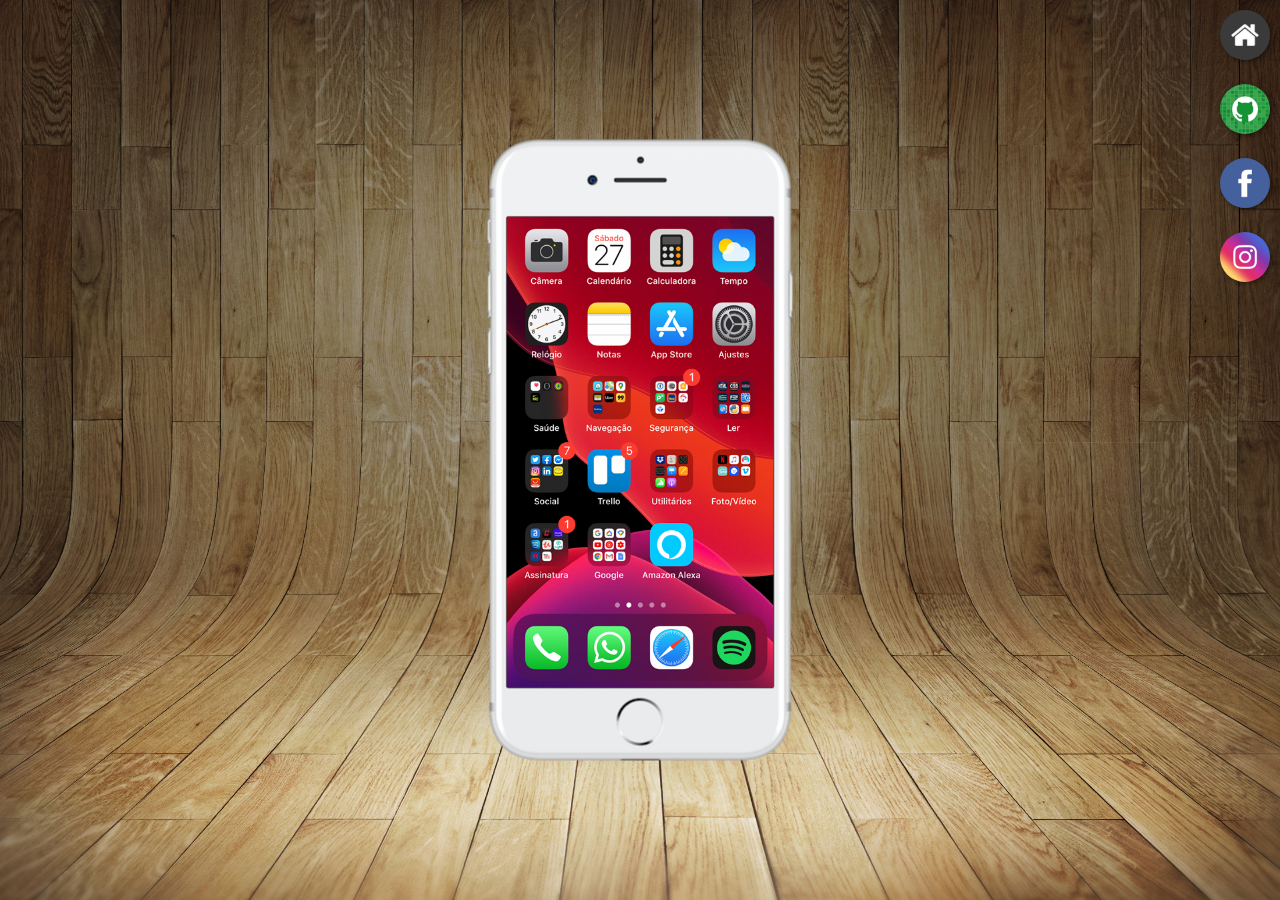
<file: index.html>
<!DOCTYPE html>
<html lang="pt-br">
<head>
    <meta charset="UTF-8">
    <meta name="viewport" content="width=device-width, initial-scale=1.0">
    <title>Projeto redes sociais</title>
    <link rel="shortcut icon" href="favicon.ico" type="image/x-icon">
    <link rel="stylesheet" href="estilos/style.css">
</head>
<body>
    <main>
        <section id="telefone">
            <iframe src="home.html" name="tela" id="tela" frameborder="0">
                Seu navegador não é compatível com isso!
            </iframe>
        </section>
        <section id="redes-sociais">
            <a href="home.html" target="tela"><img src="imagens/logo-home.jpg" alt="logo home"></a><br>
            <a href="github.html" target="tela"><img src="imagens/logo-github.jpg" alt="logo github"></a><br>
            <a href="facebook.html" target="tela"><img src="imagens/logo-facebook.jpg" alt="logo facebook"></a><br>     
            <a href="instagram.html" target="tela"><img src="imagens/logo-instagram.jpg" alt="logo instagram"></a><br>
            
        </section>
    </main>
</body>
</html>
</file>
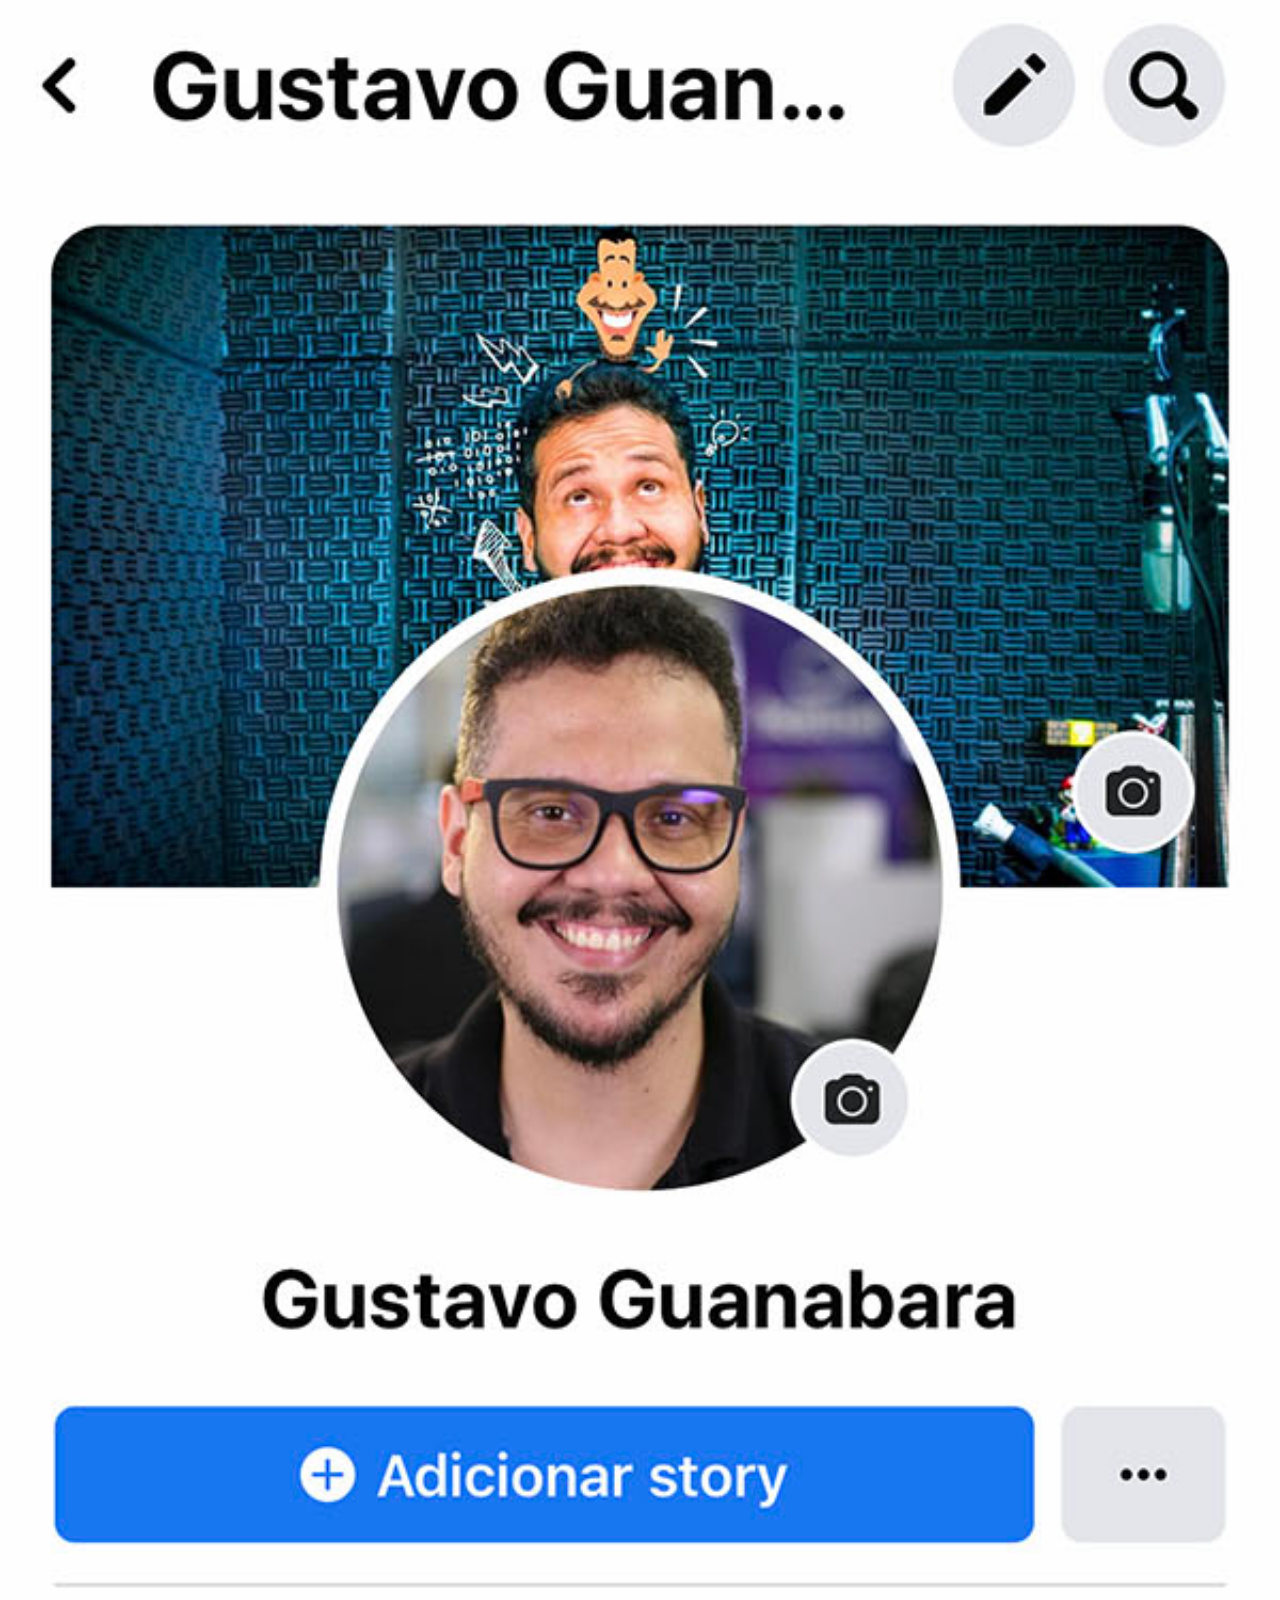
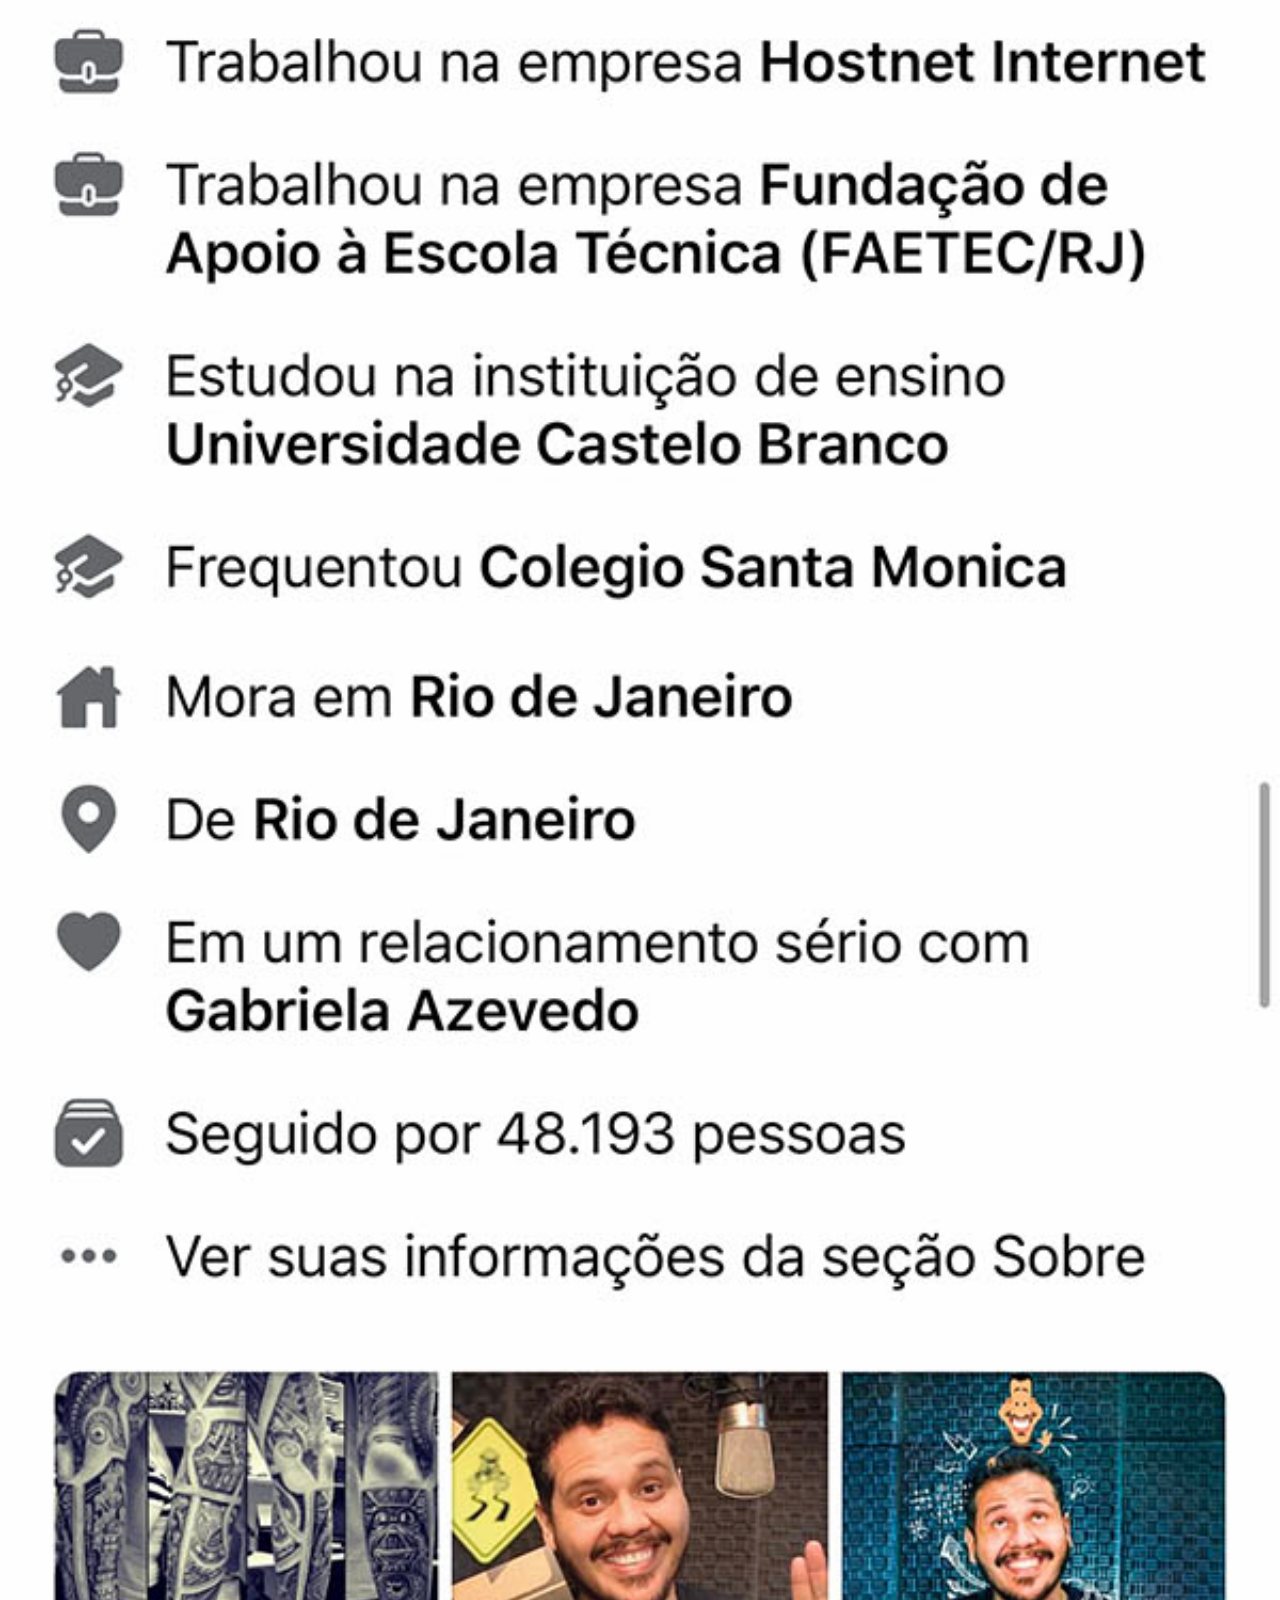
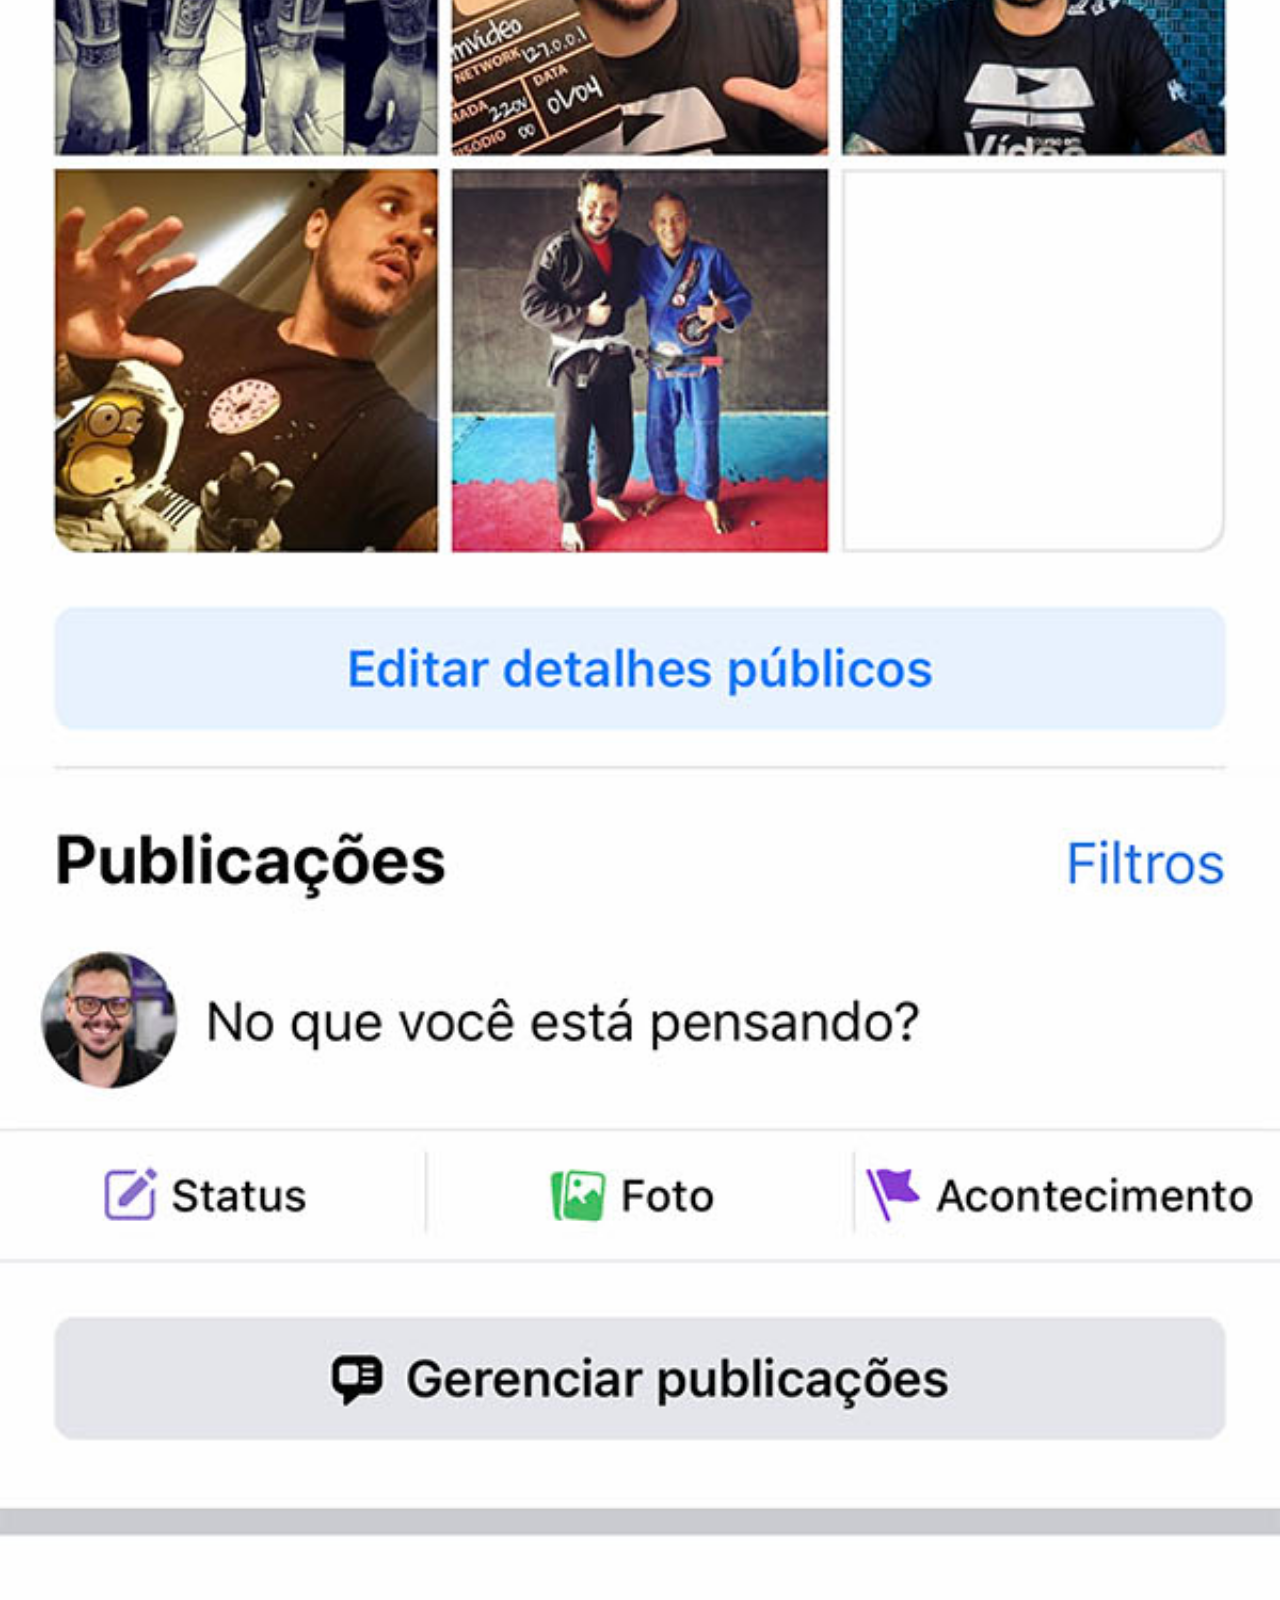
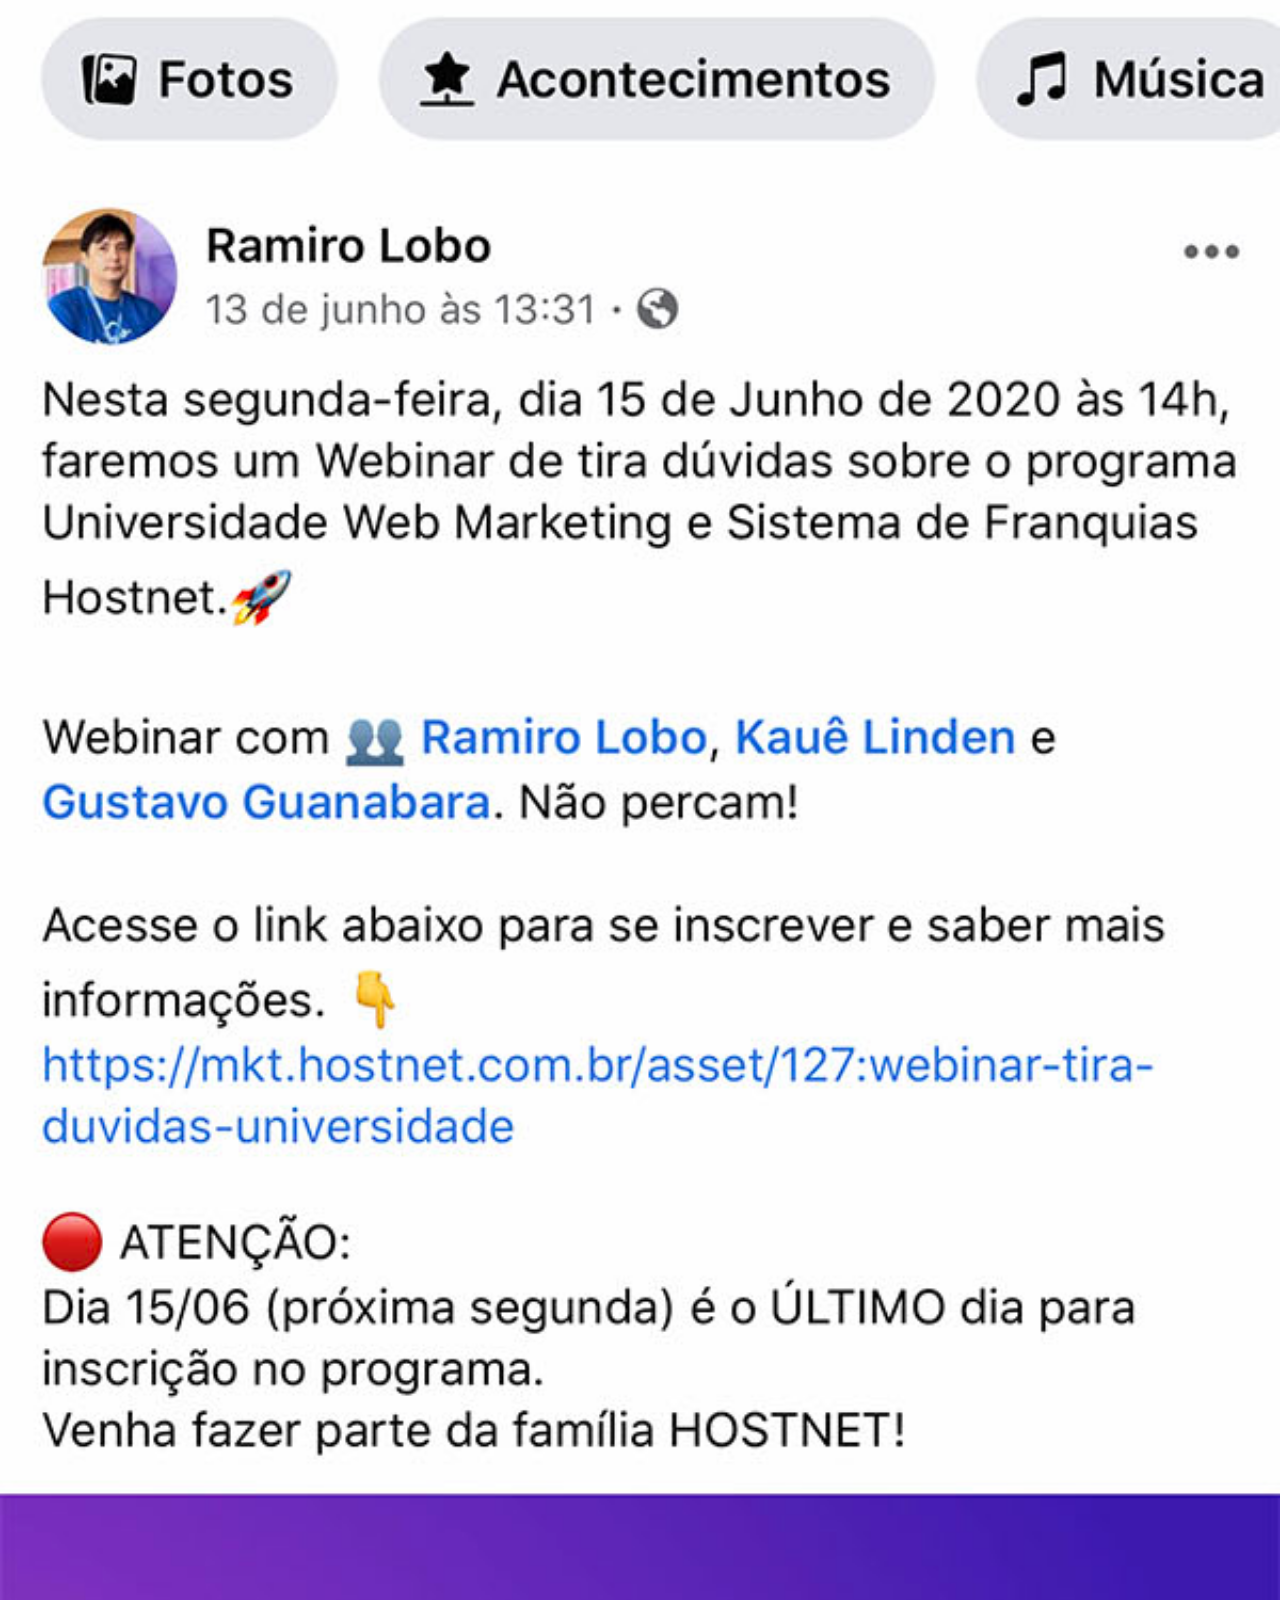
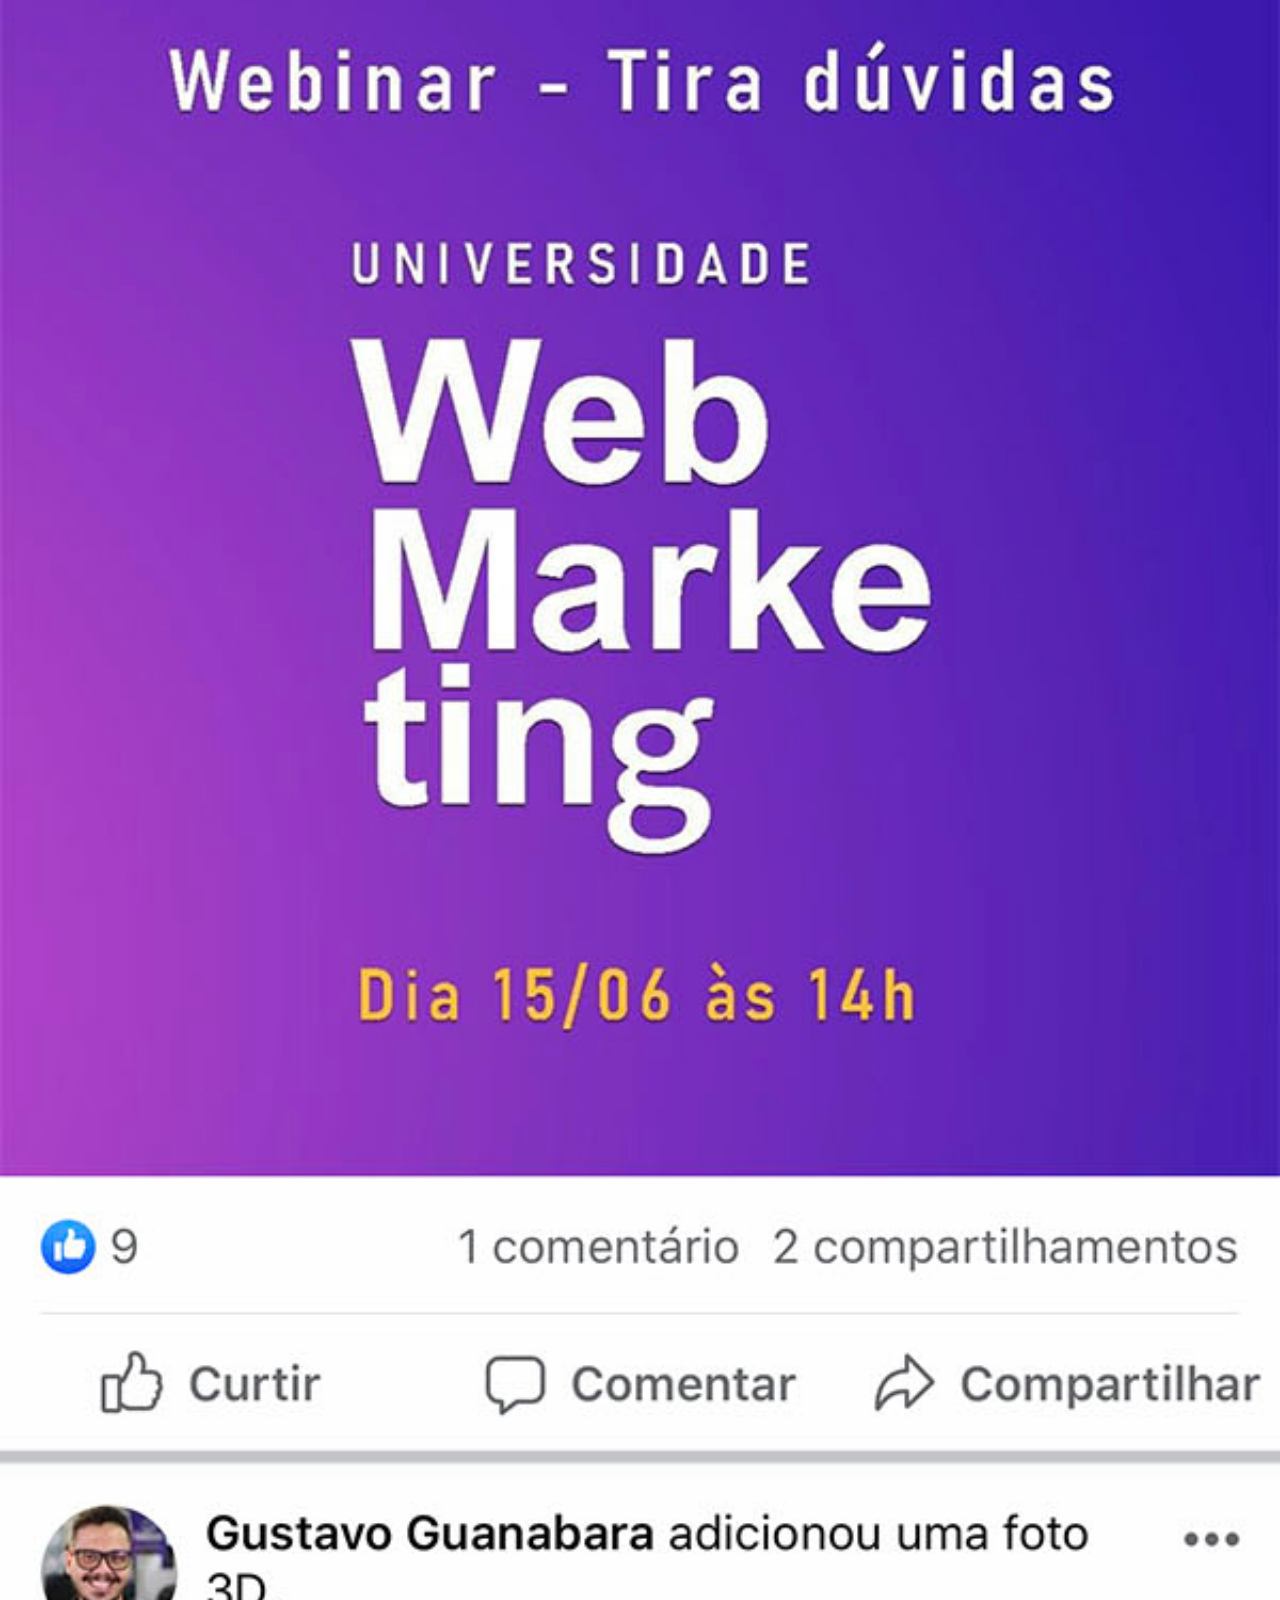
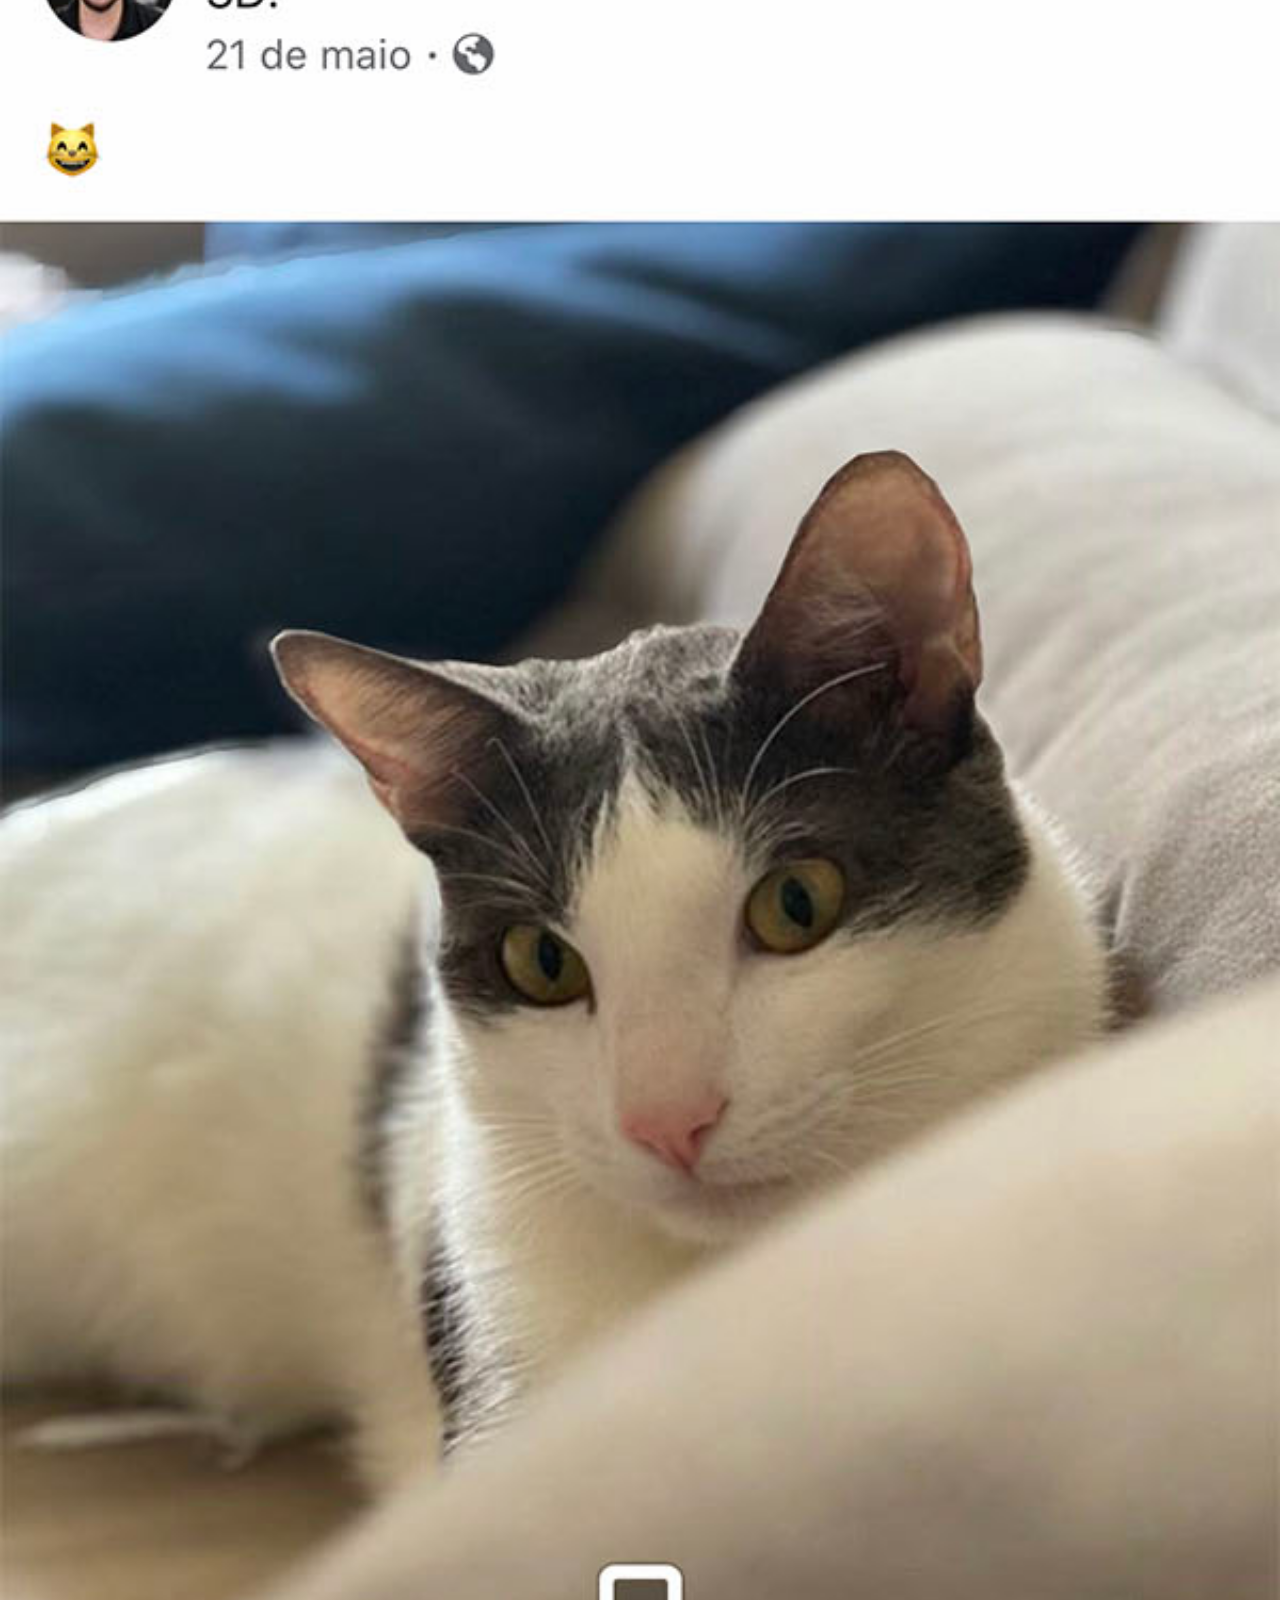
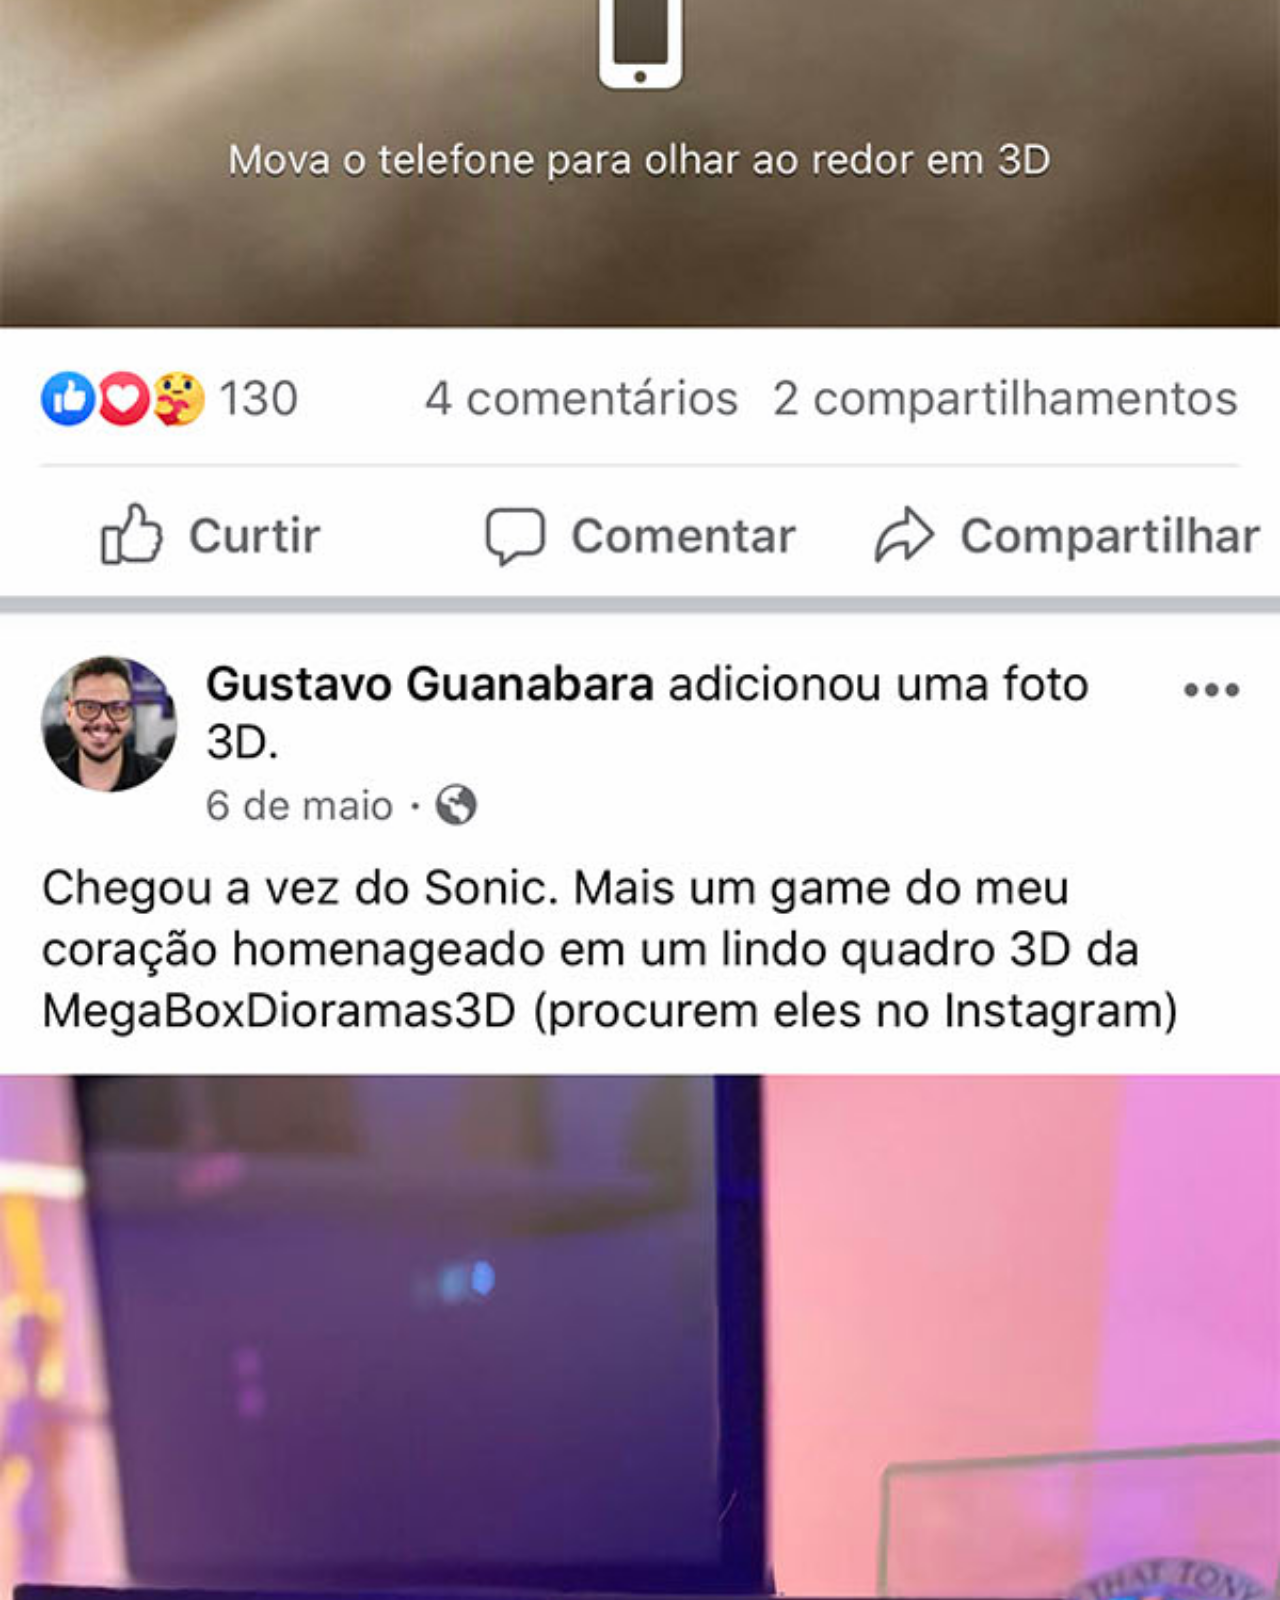
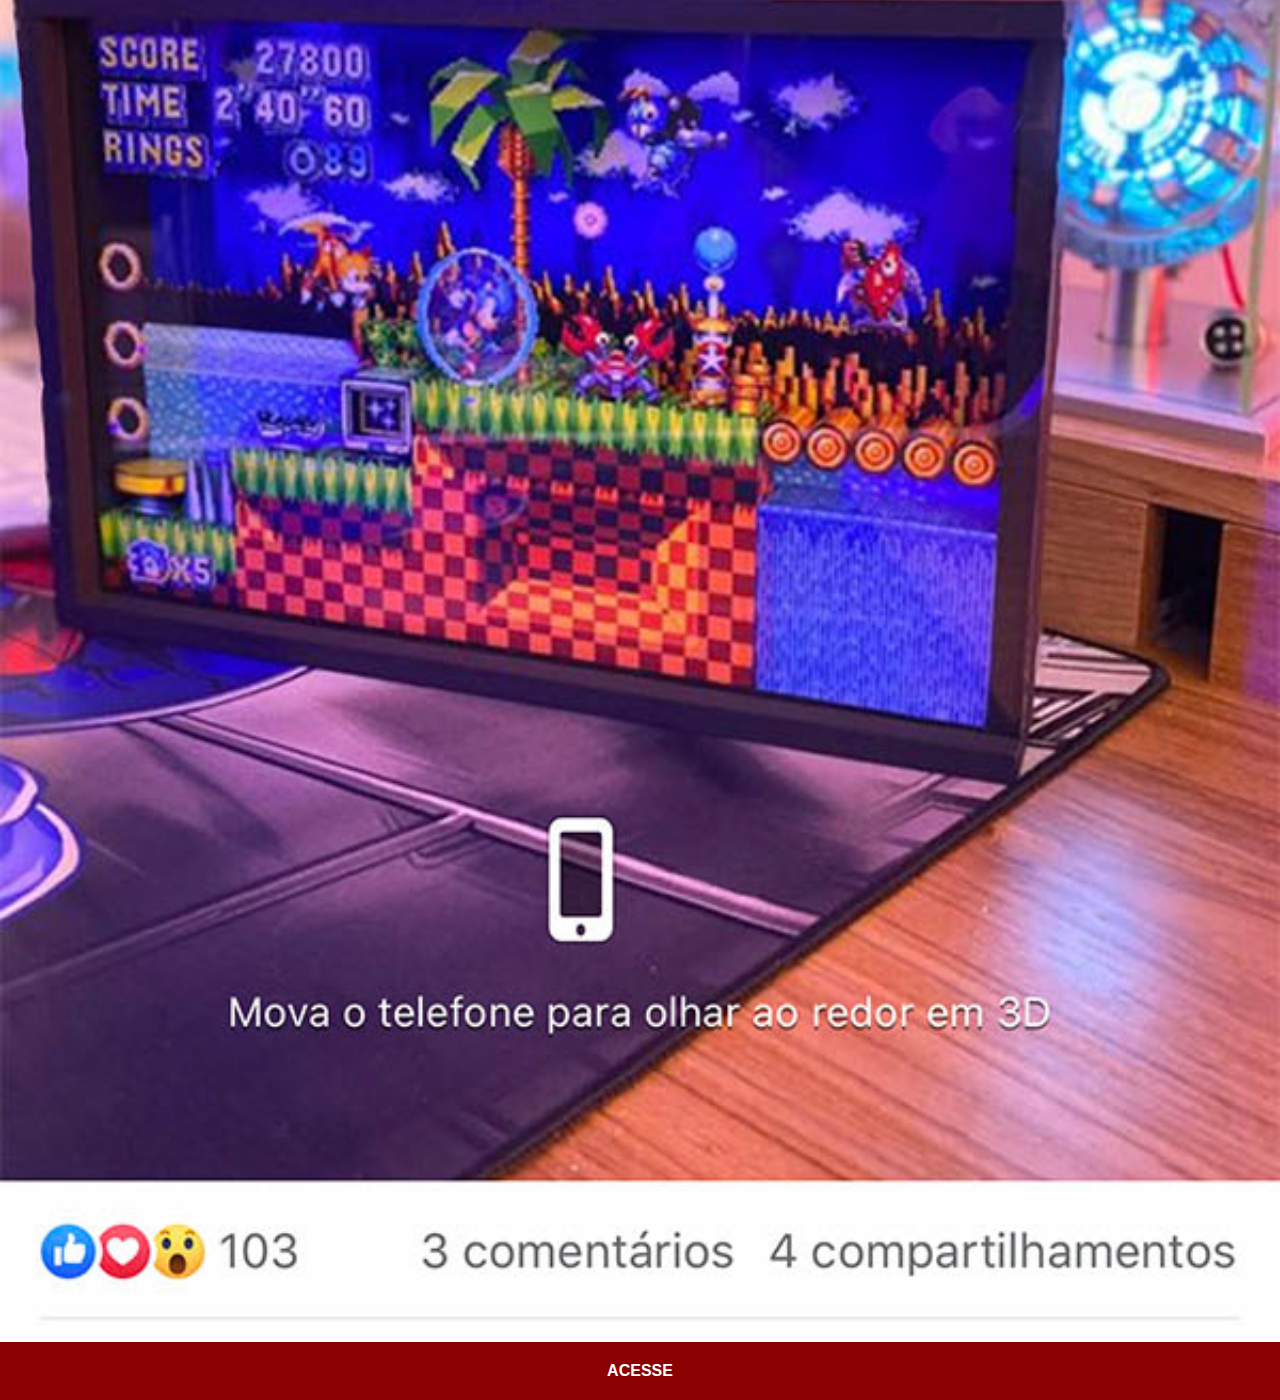
<file: facebook.html>
<!DOCTYPE html>
<html lang="pt-br">
<head>
    <meta charset="UTF-8">
    <meta name="viewport" content="width=device-width, initial-scale=1.0">
    <title>Github</title>
    <link rel="stylesheet" href="estilos/social.css">
<body>
    <img src="imagens/tela-facebook.jpg" alt="tela do facebook">
    <a href="https://facebook.com/kadu.nogueira.5" target="_blank">ACESSE</a>
</body>
</html>
</file>
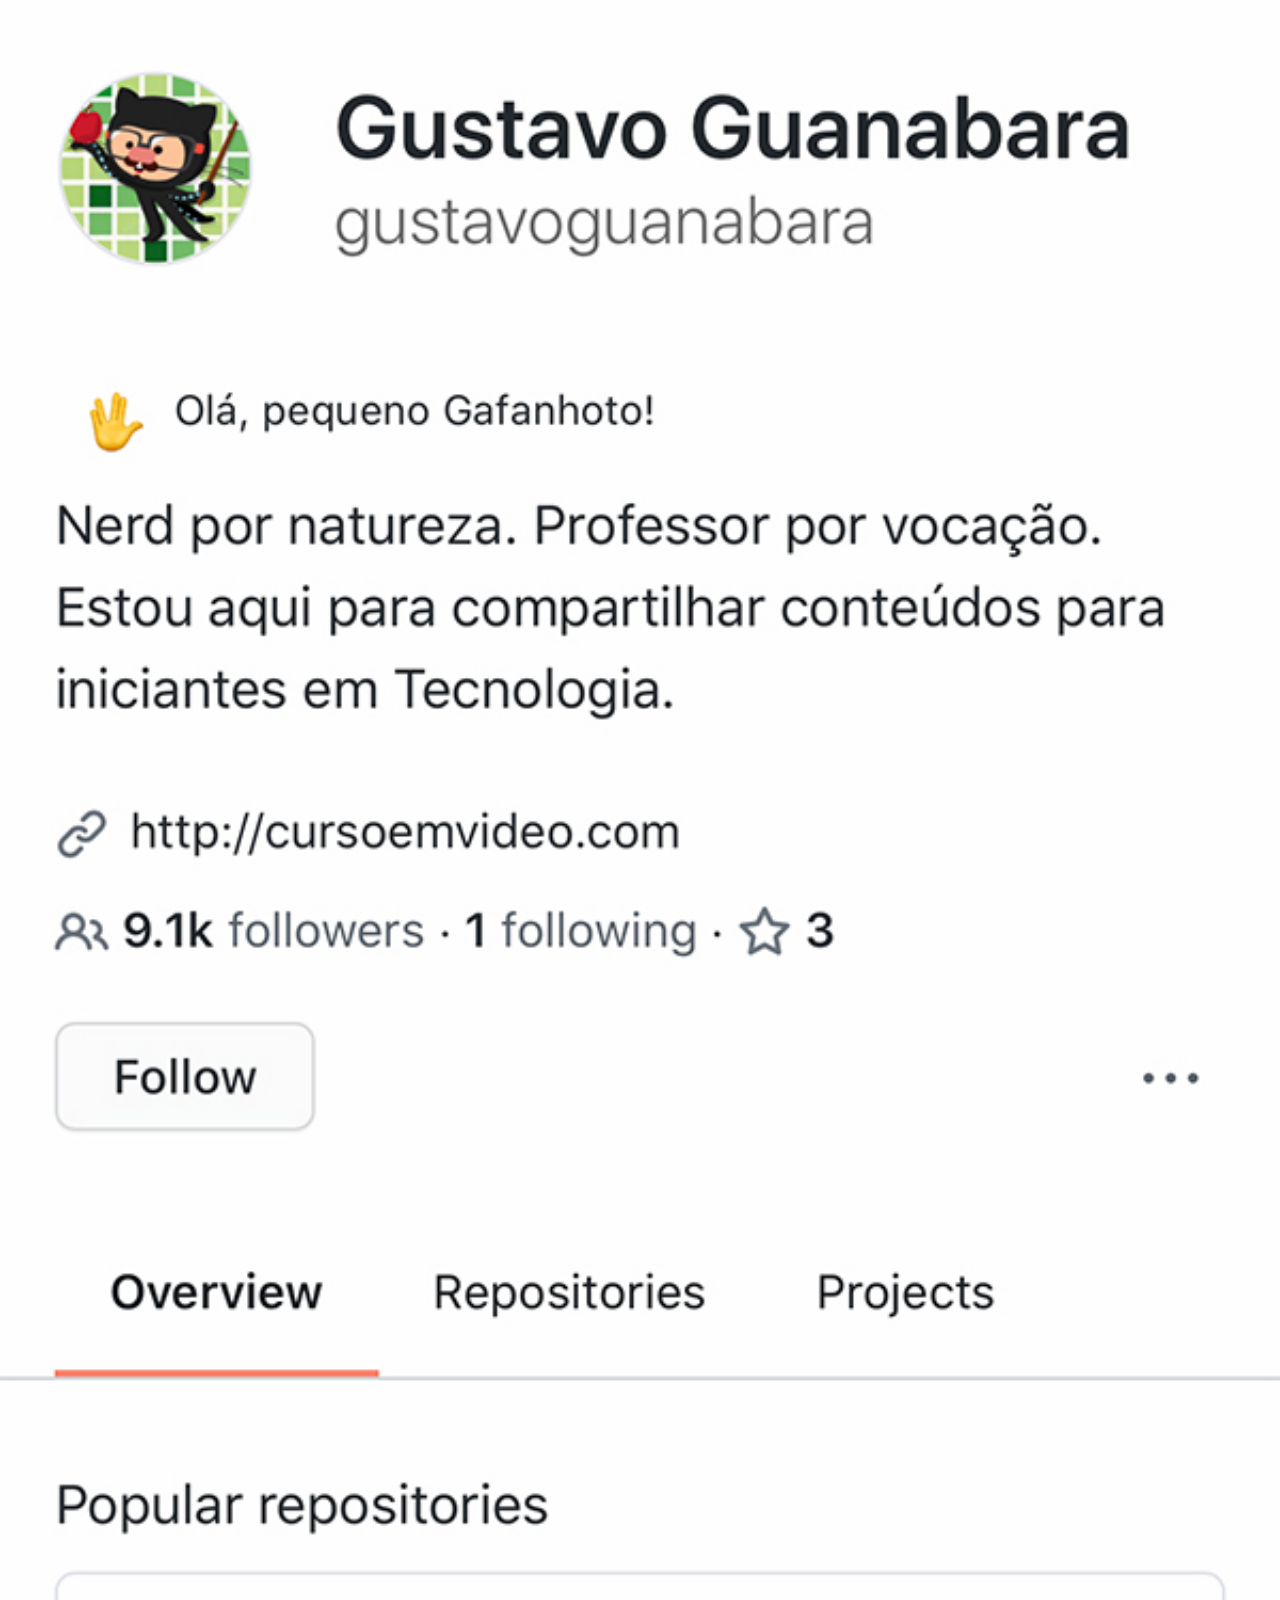
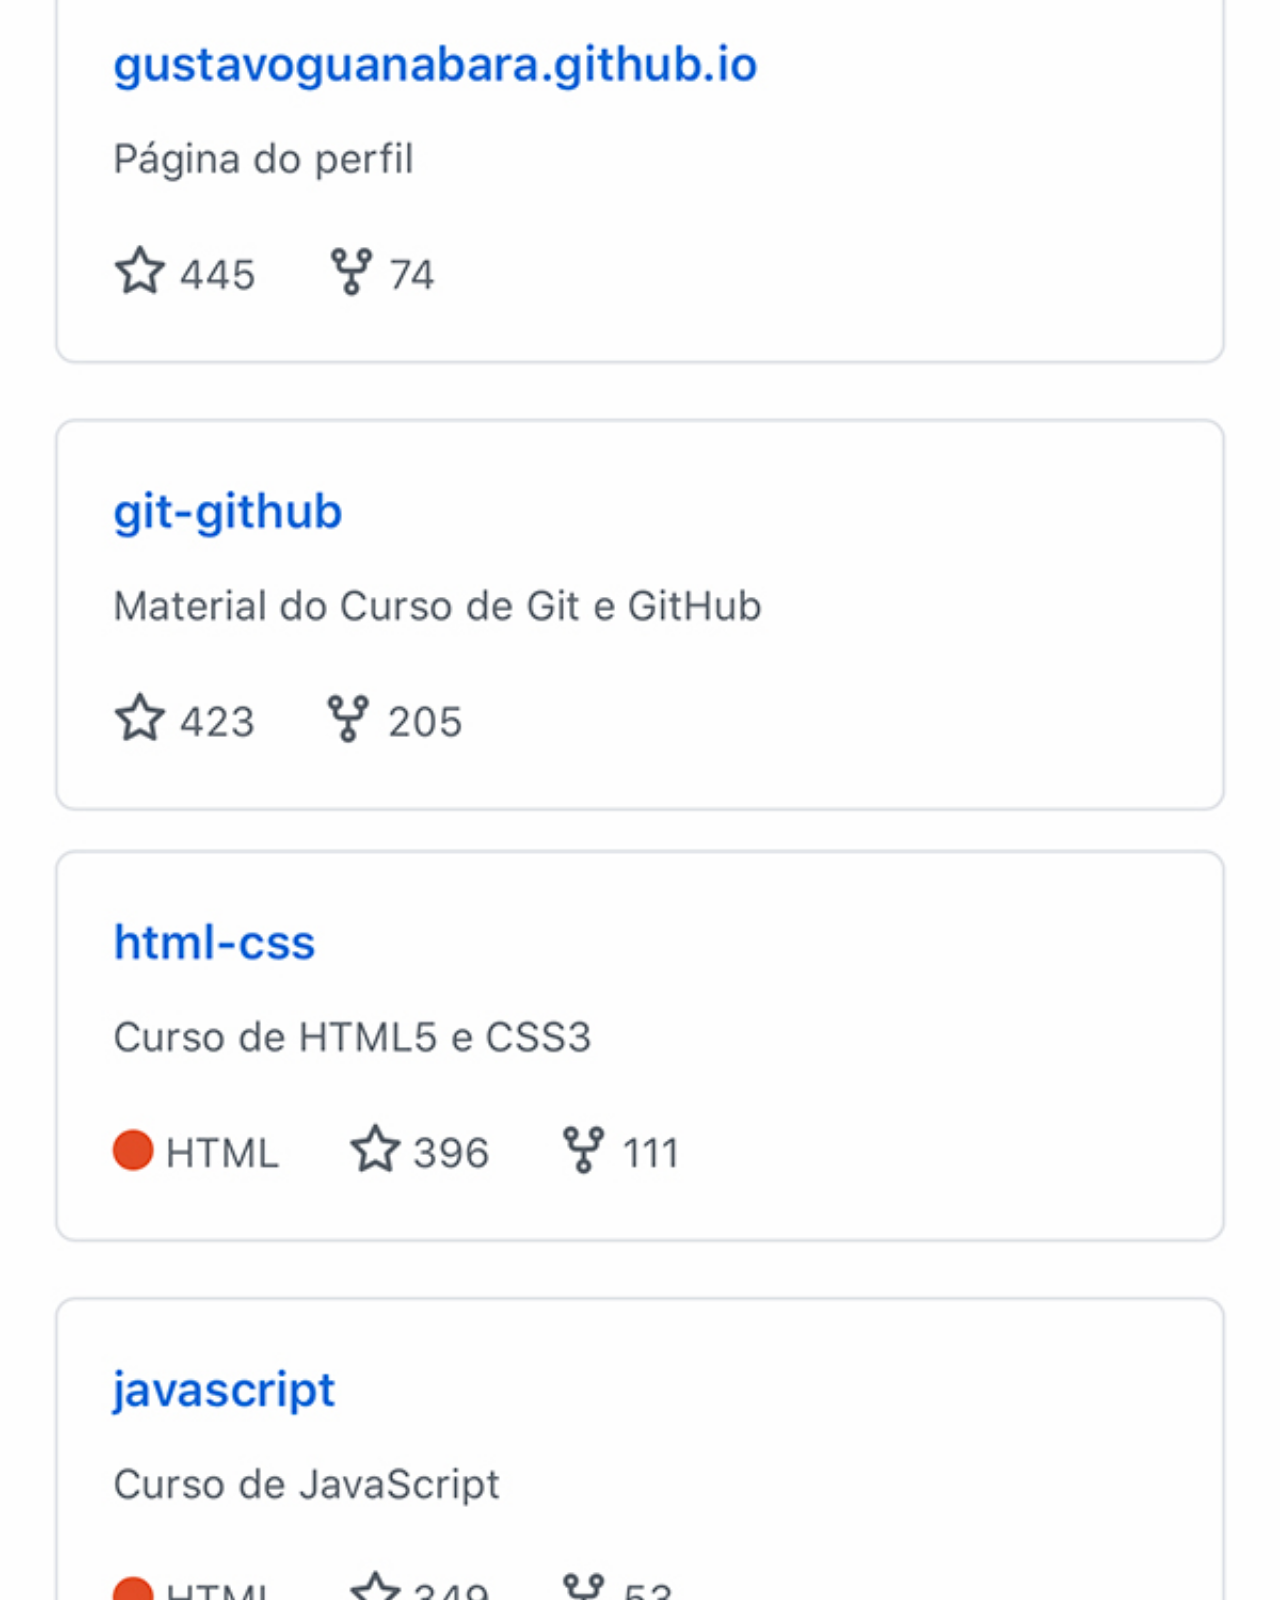
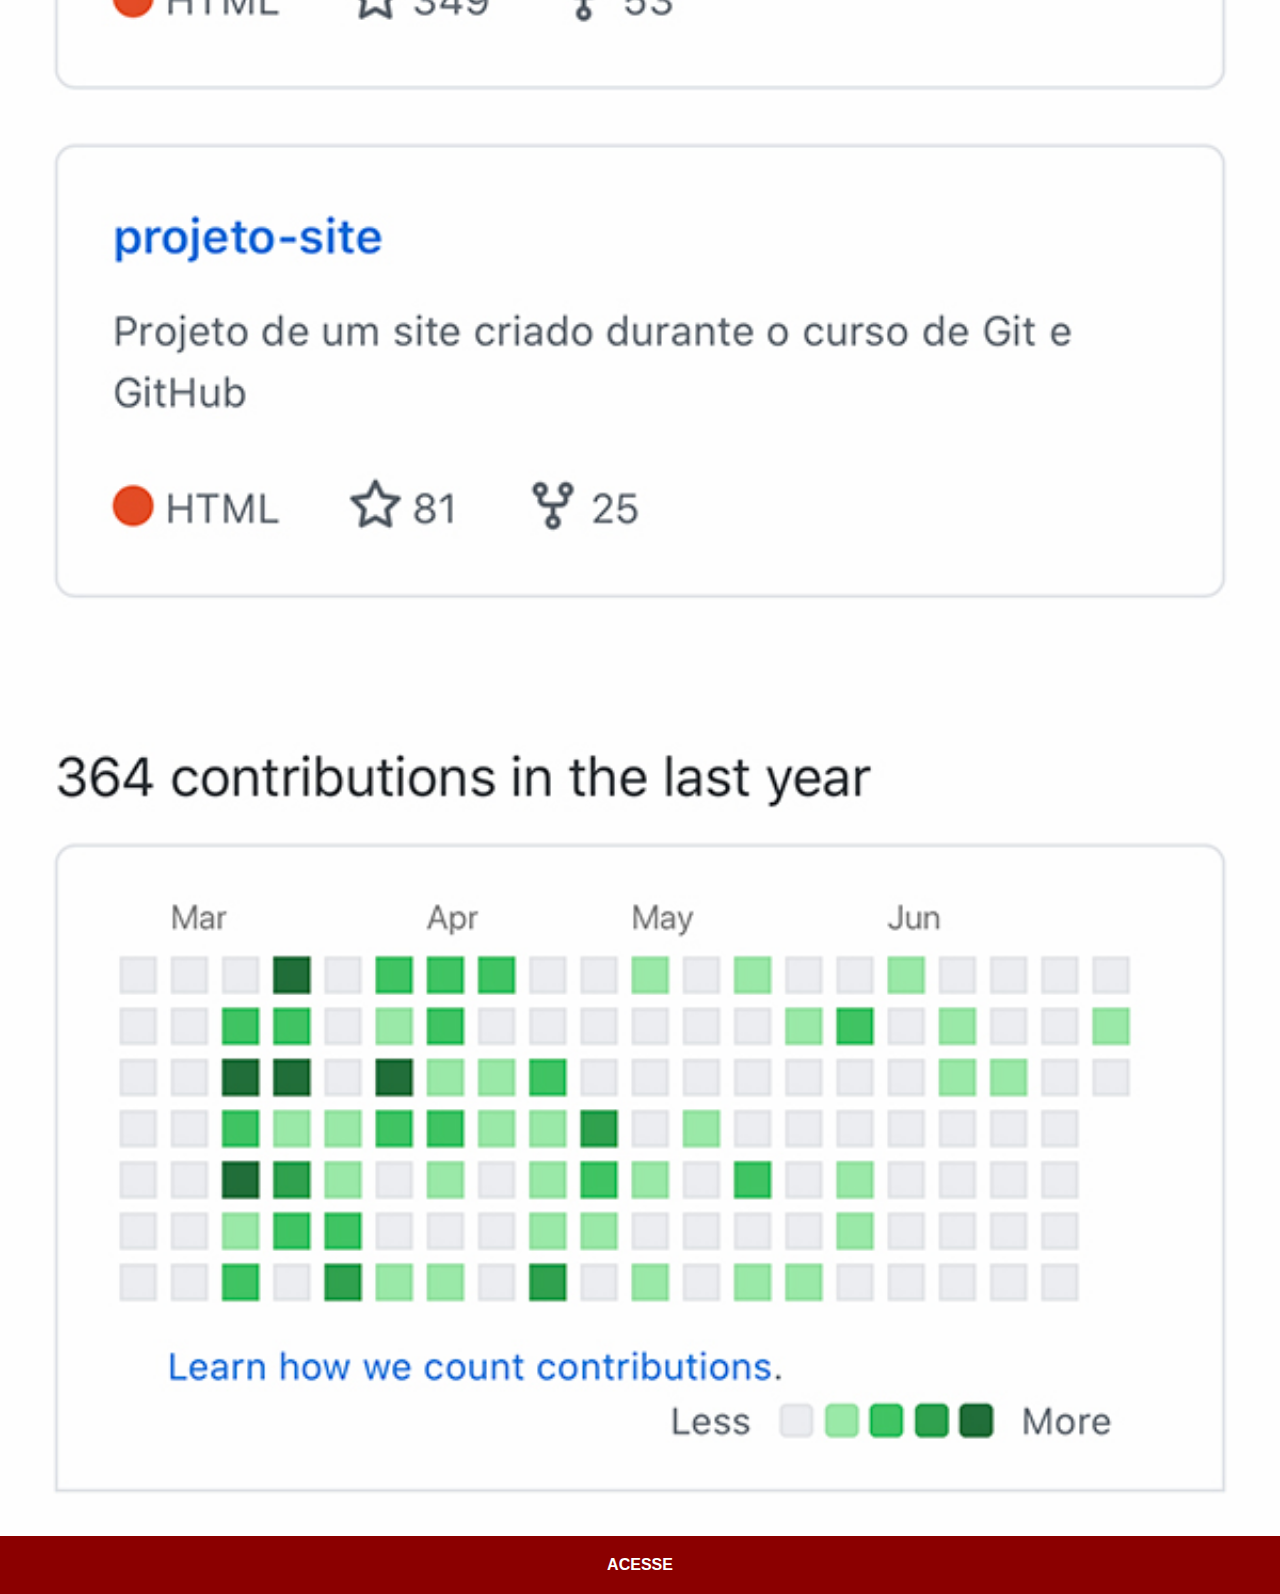
<file: github.html>
<!DOCTYPE html>
<html lang="pt-br">
<head>
    <meta charset="UTF-8">
    <meta name="viewport" content="width=device-width, initial-scale=1.0">
    <title>Github</title>
    <link rel="stylesheet" href="estilos/social.css">
</head>
<body>
    <img src="imagens/tela-github.jpg" alt="tela do github">
    <a href="https://github.com/kadutec" target="_blank">ACESSE</a>
</body>
</html>
</file>
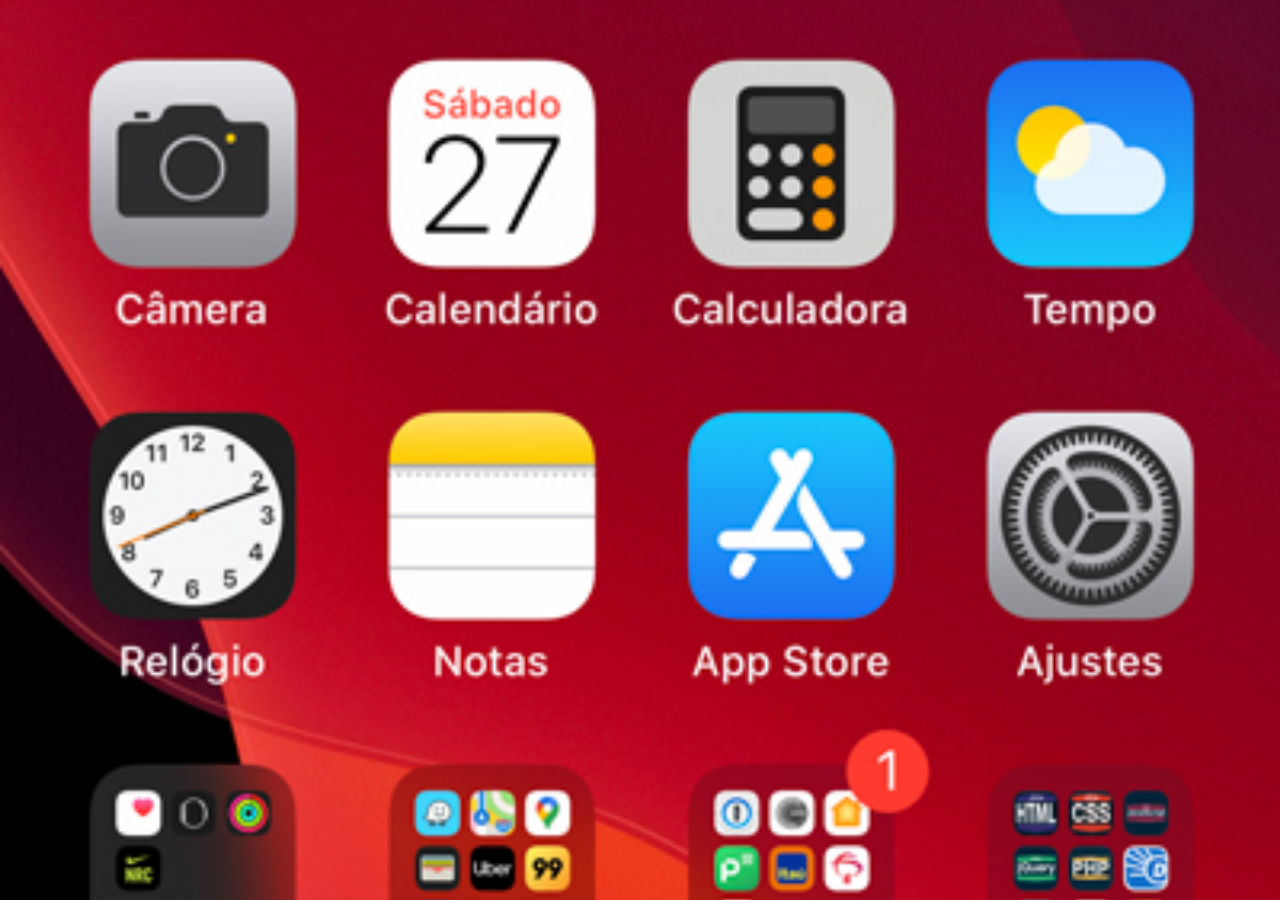
<file: home.html>
<!DOCTYPE html>
<html lang="pt-br">
<head>
    <meta charset="UTF-8">
    <meta name="viewport" content="width=device-width, initial-scale=1.0">
    <title>Home</title>
    <style>
        * {
            margin: 0;
            padding: 0;
        }

        body {
            width: 100vw;
            height: 100vh;
            background: url('imagens/tela-home.jpg') no-repeat top center;
            background-size: cover;
        }
    </style>
</head>
<body>
    
</body>
</html>
</file>
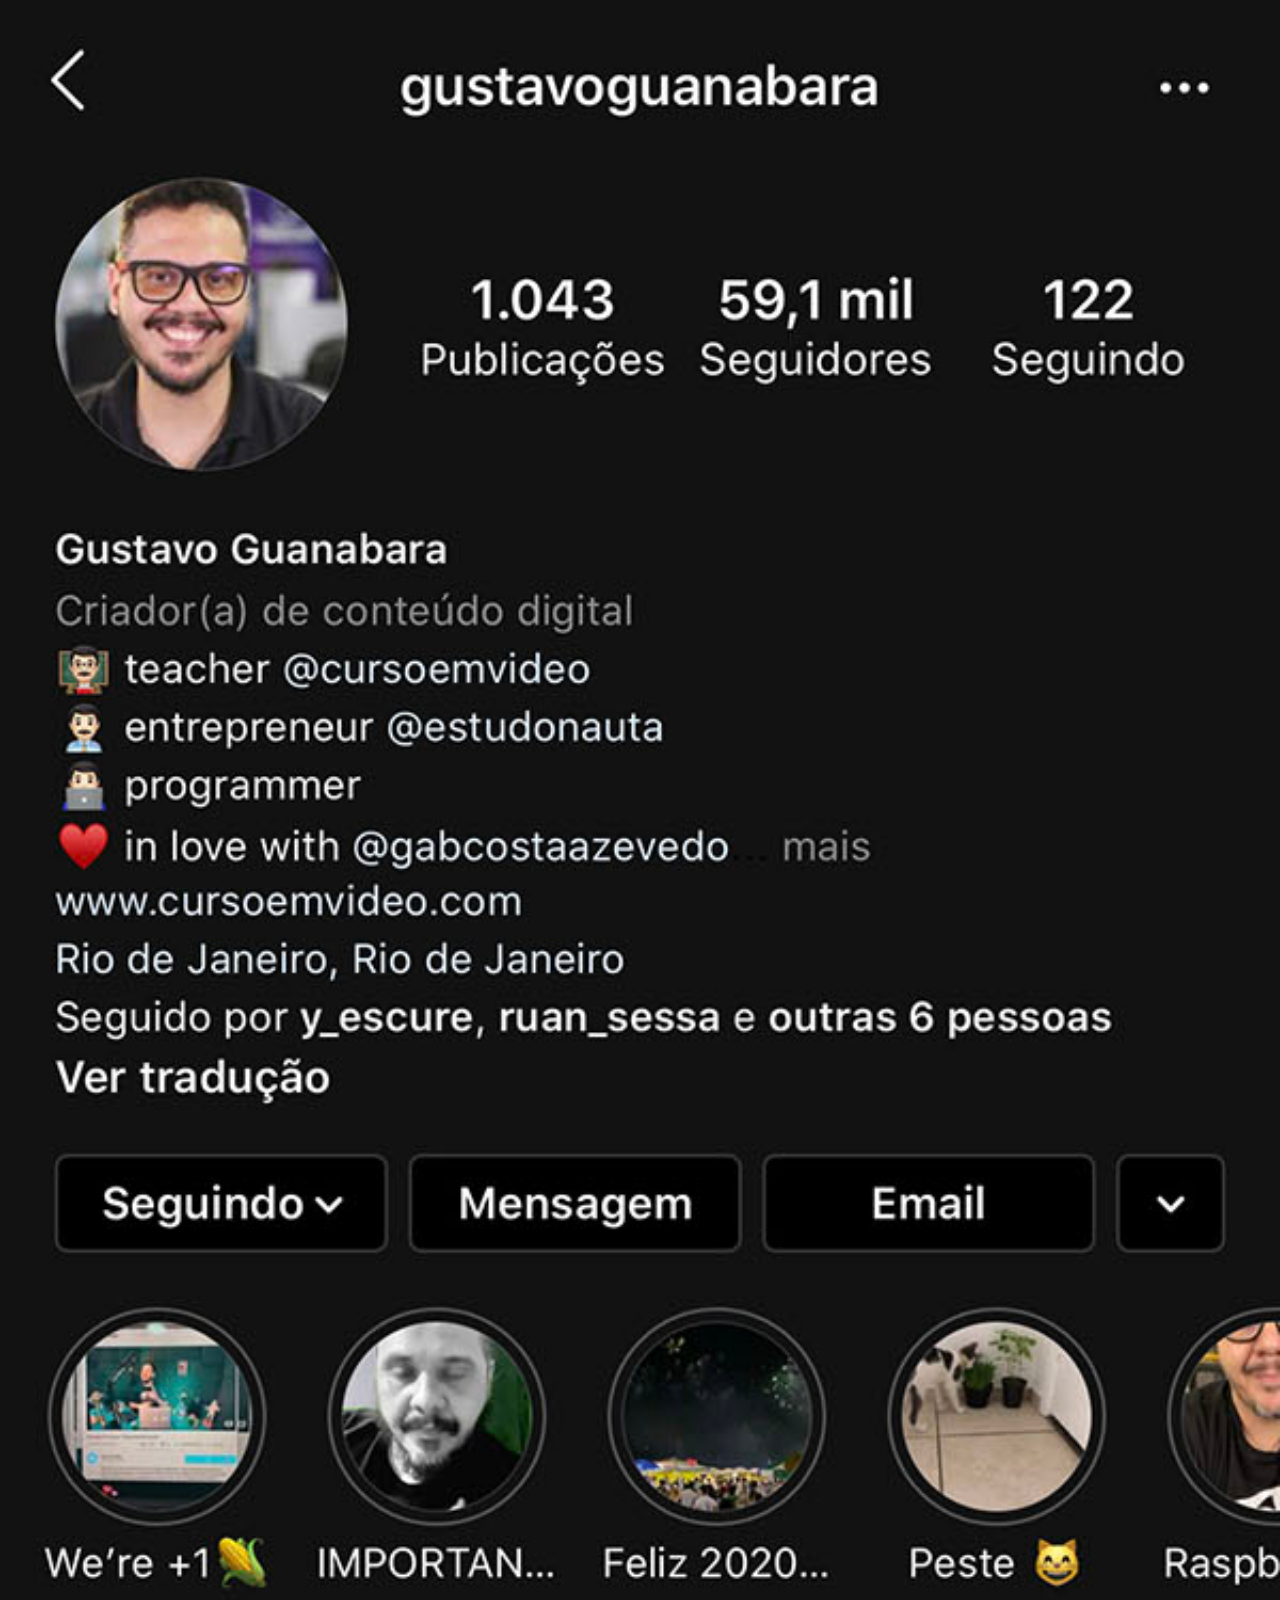
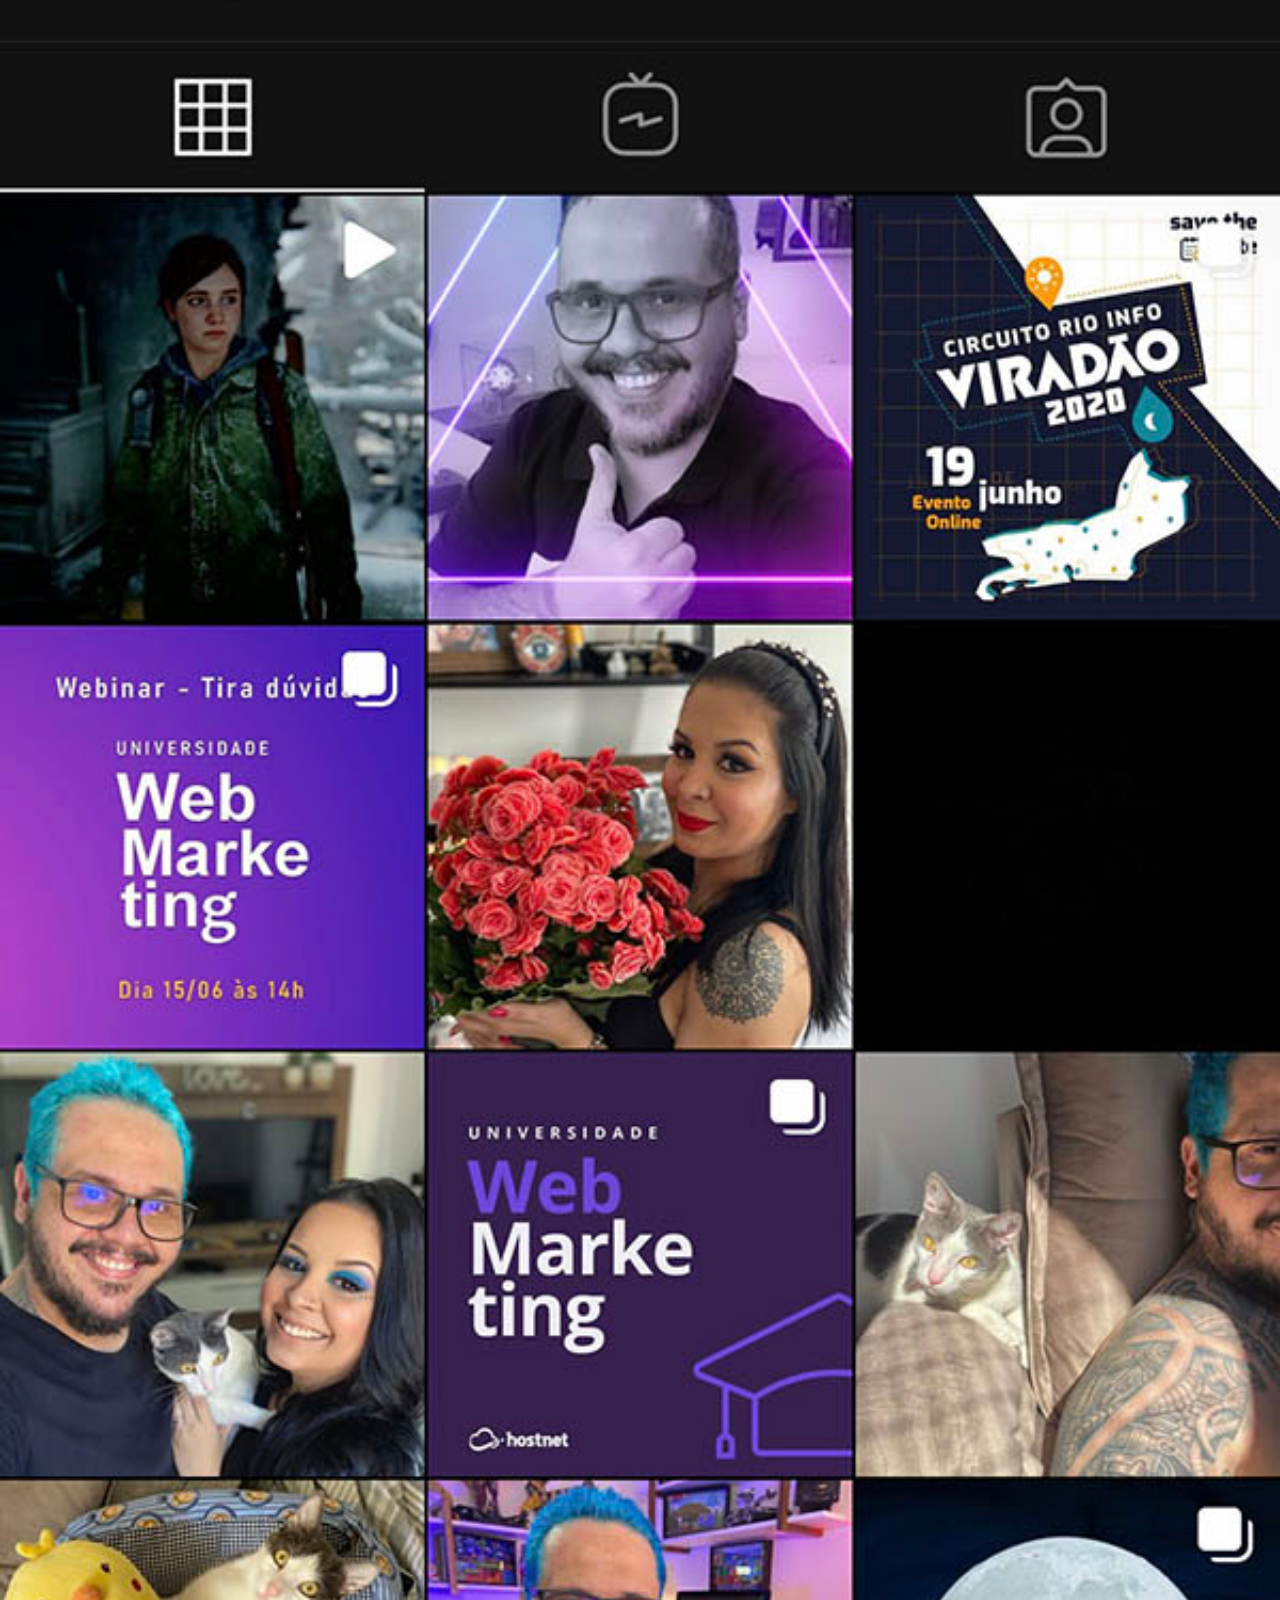
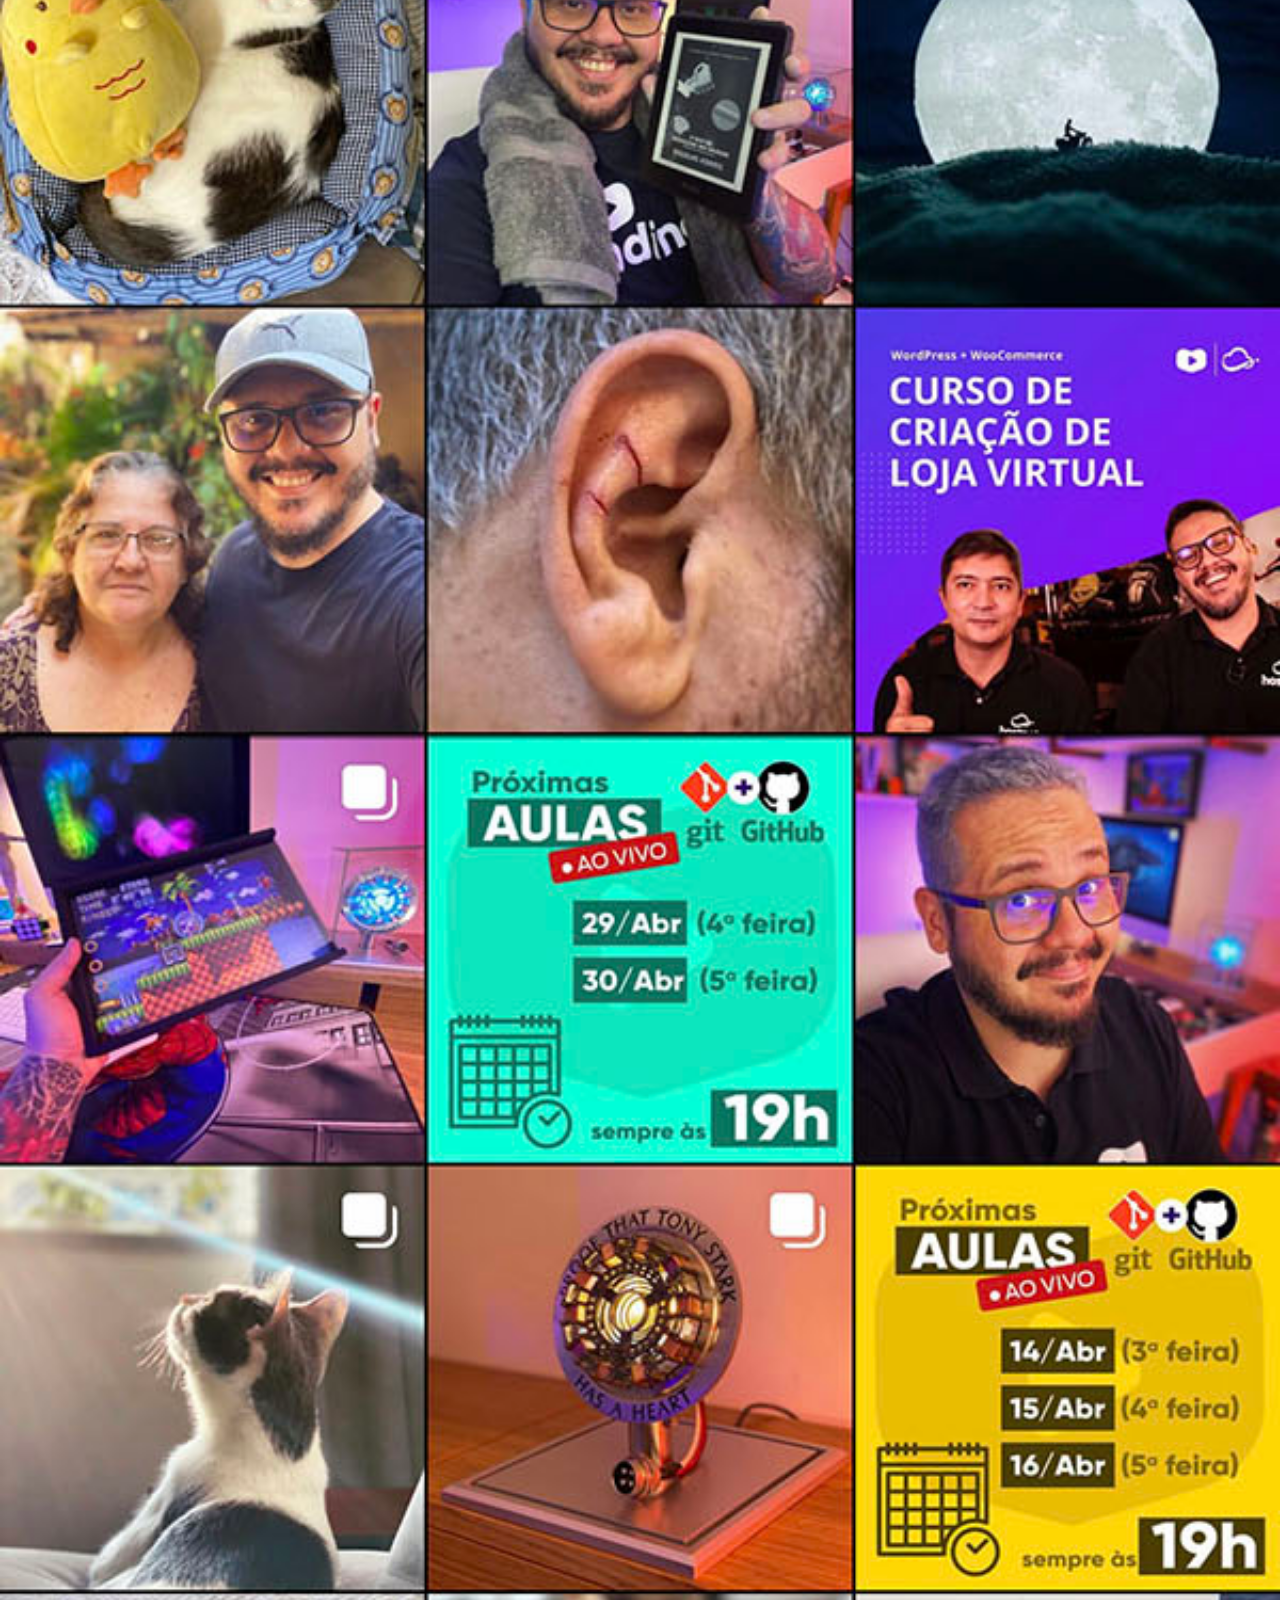
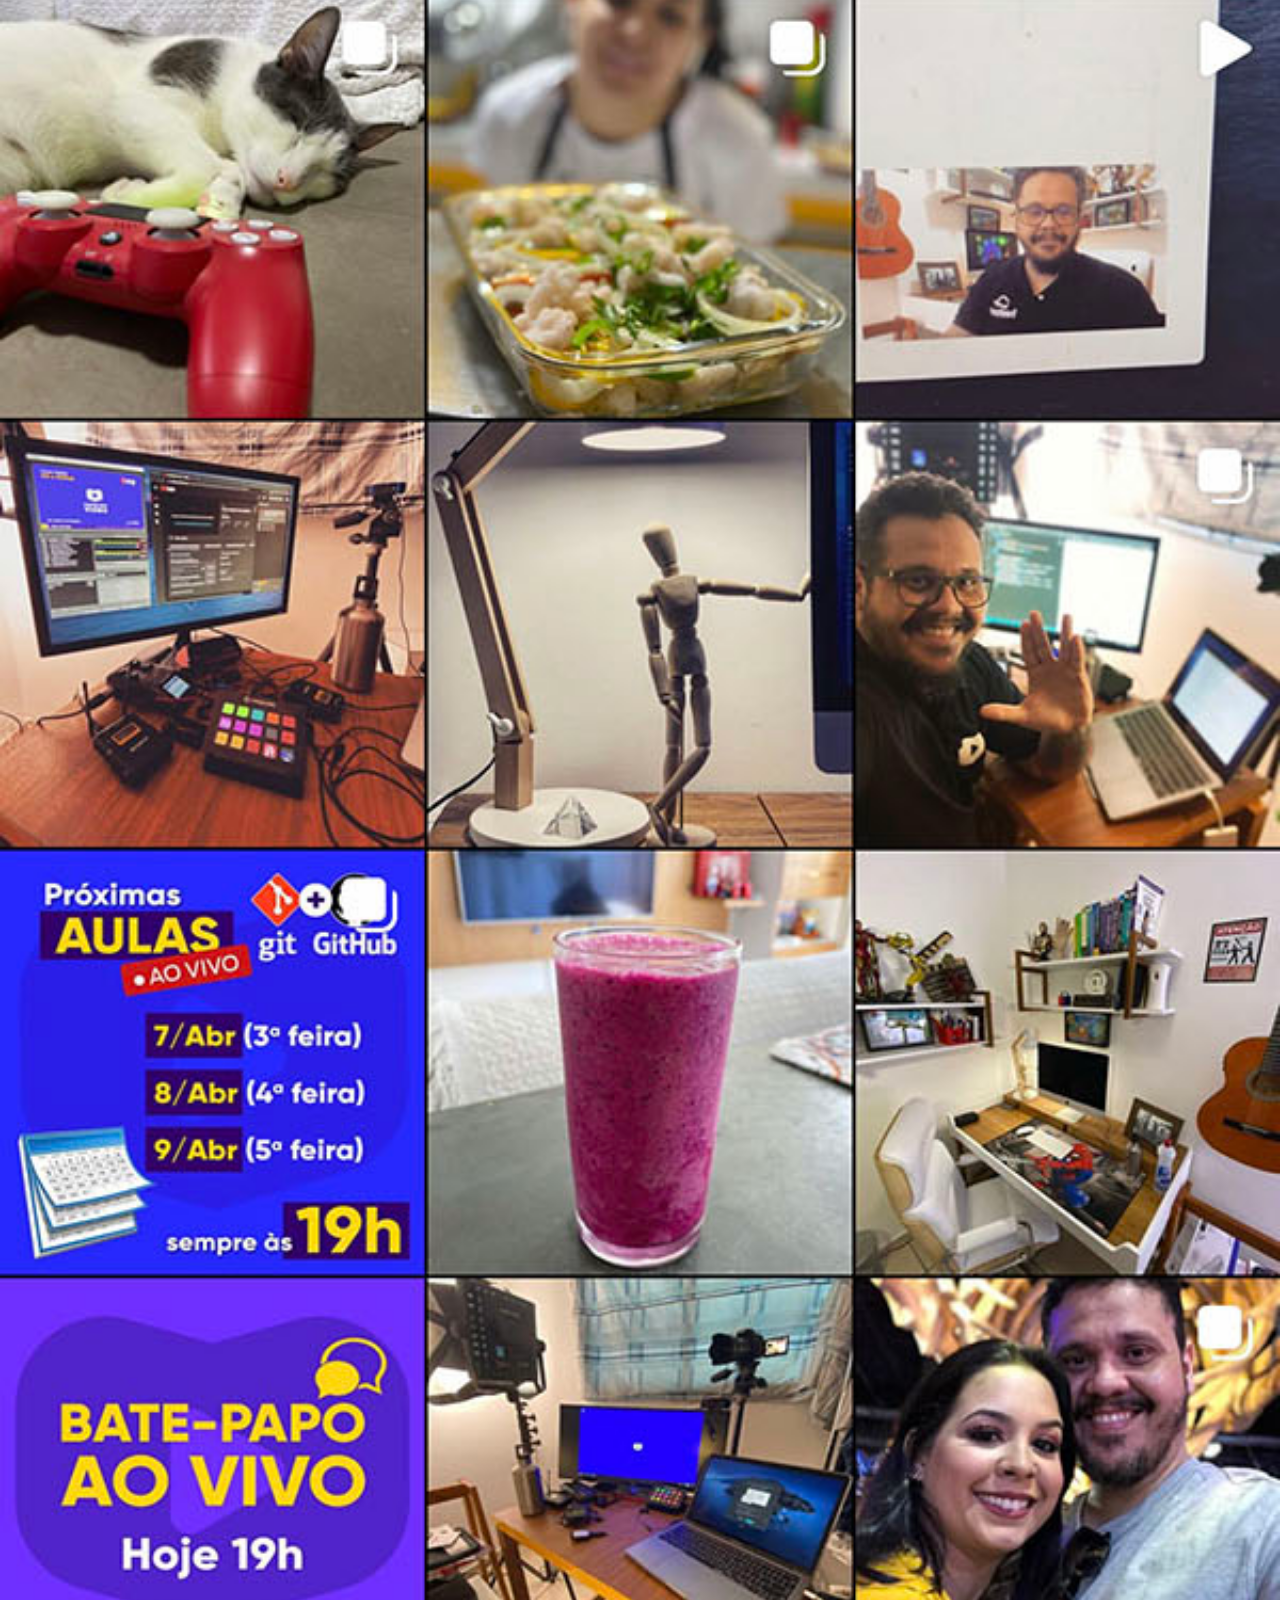
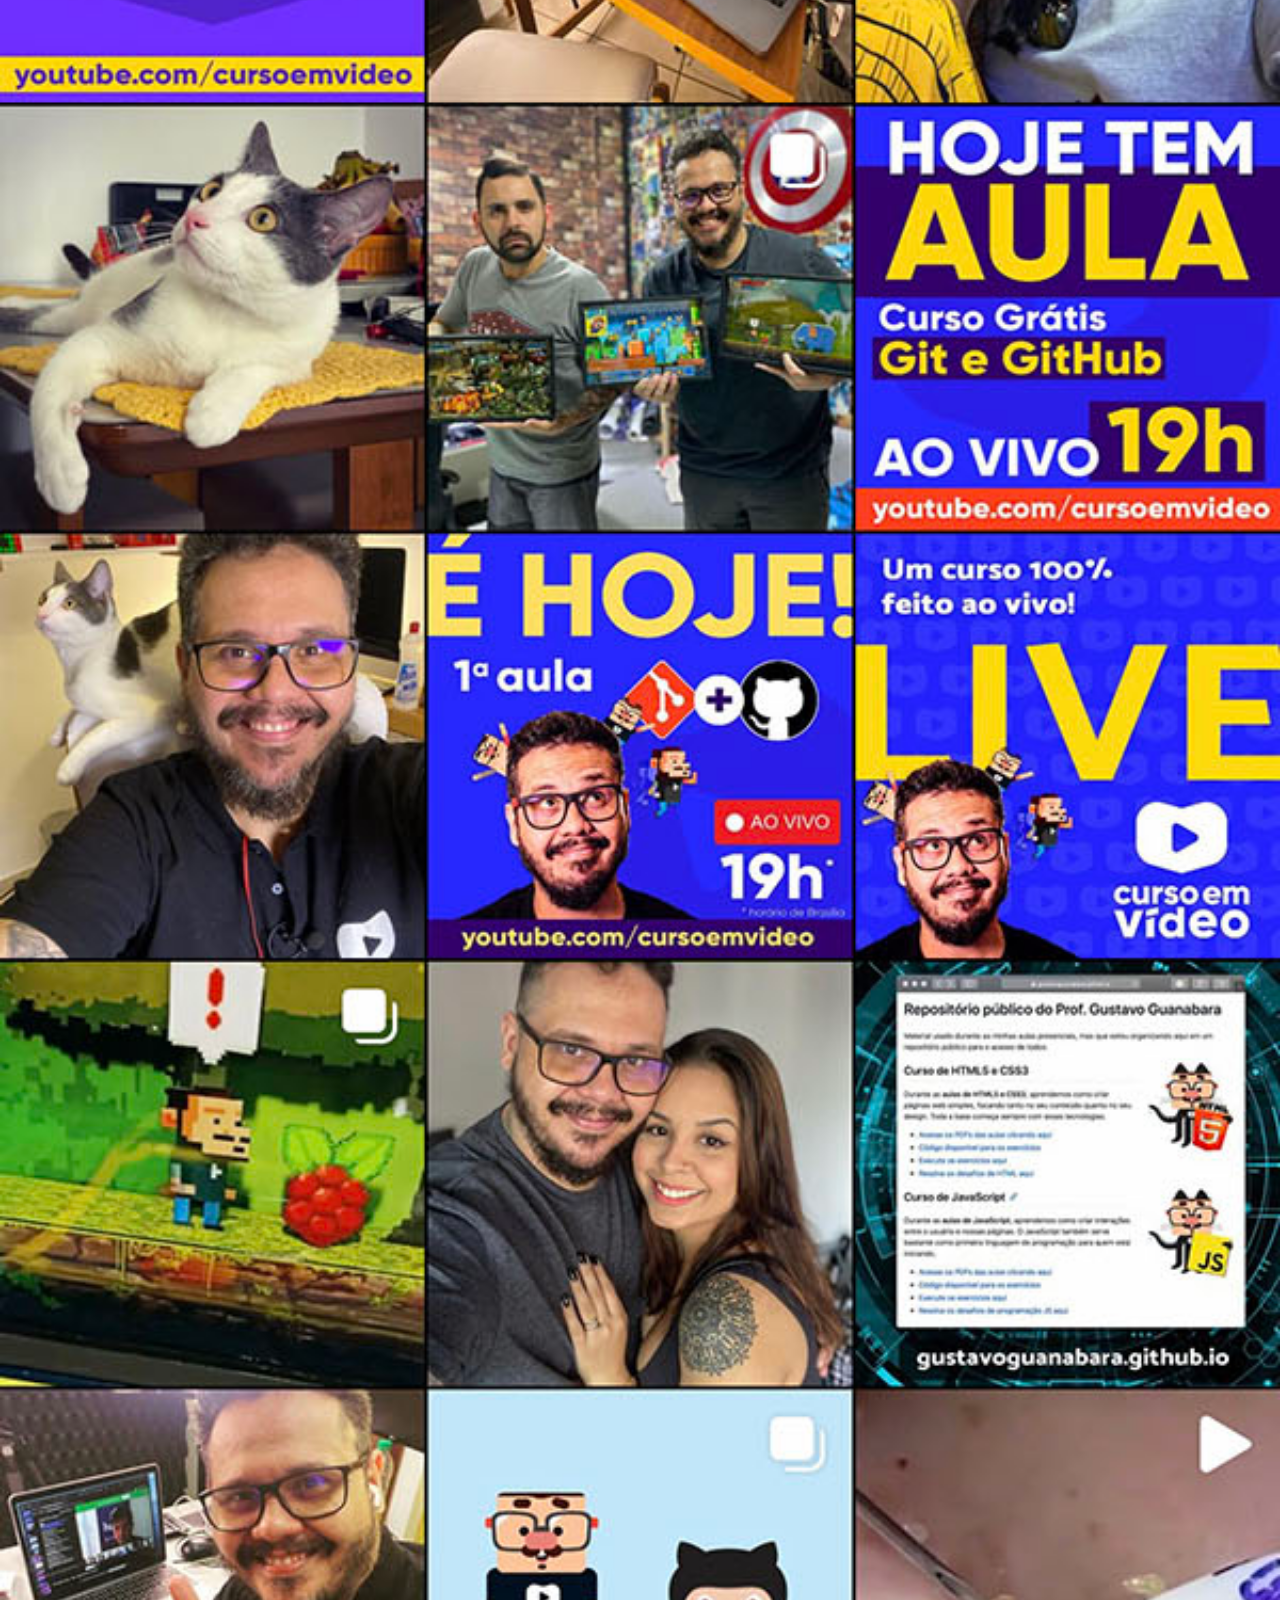
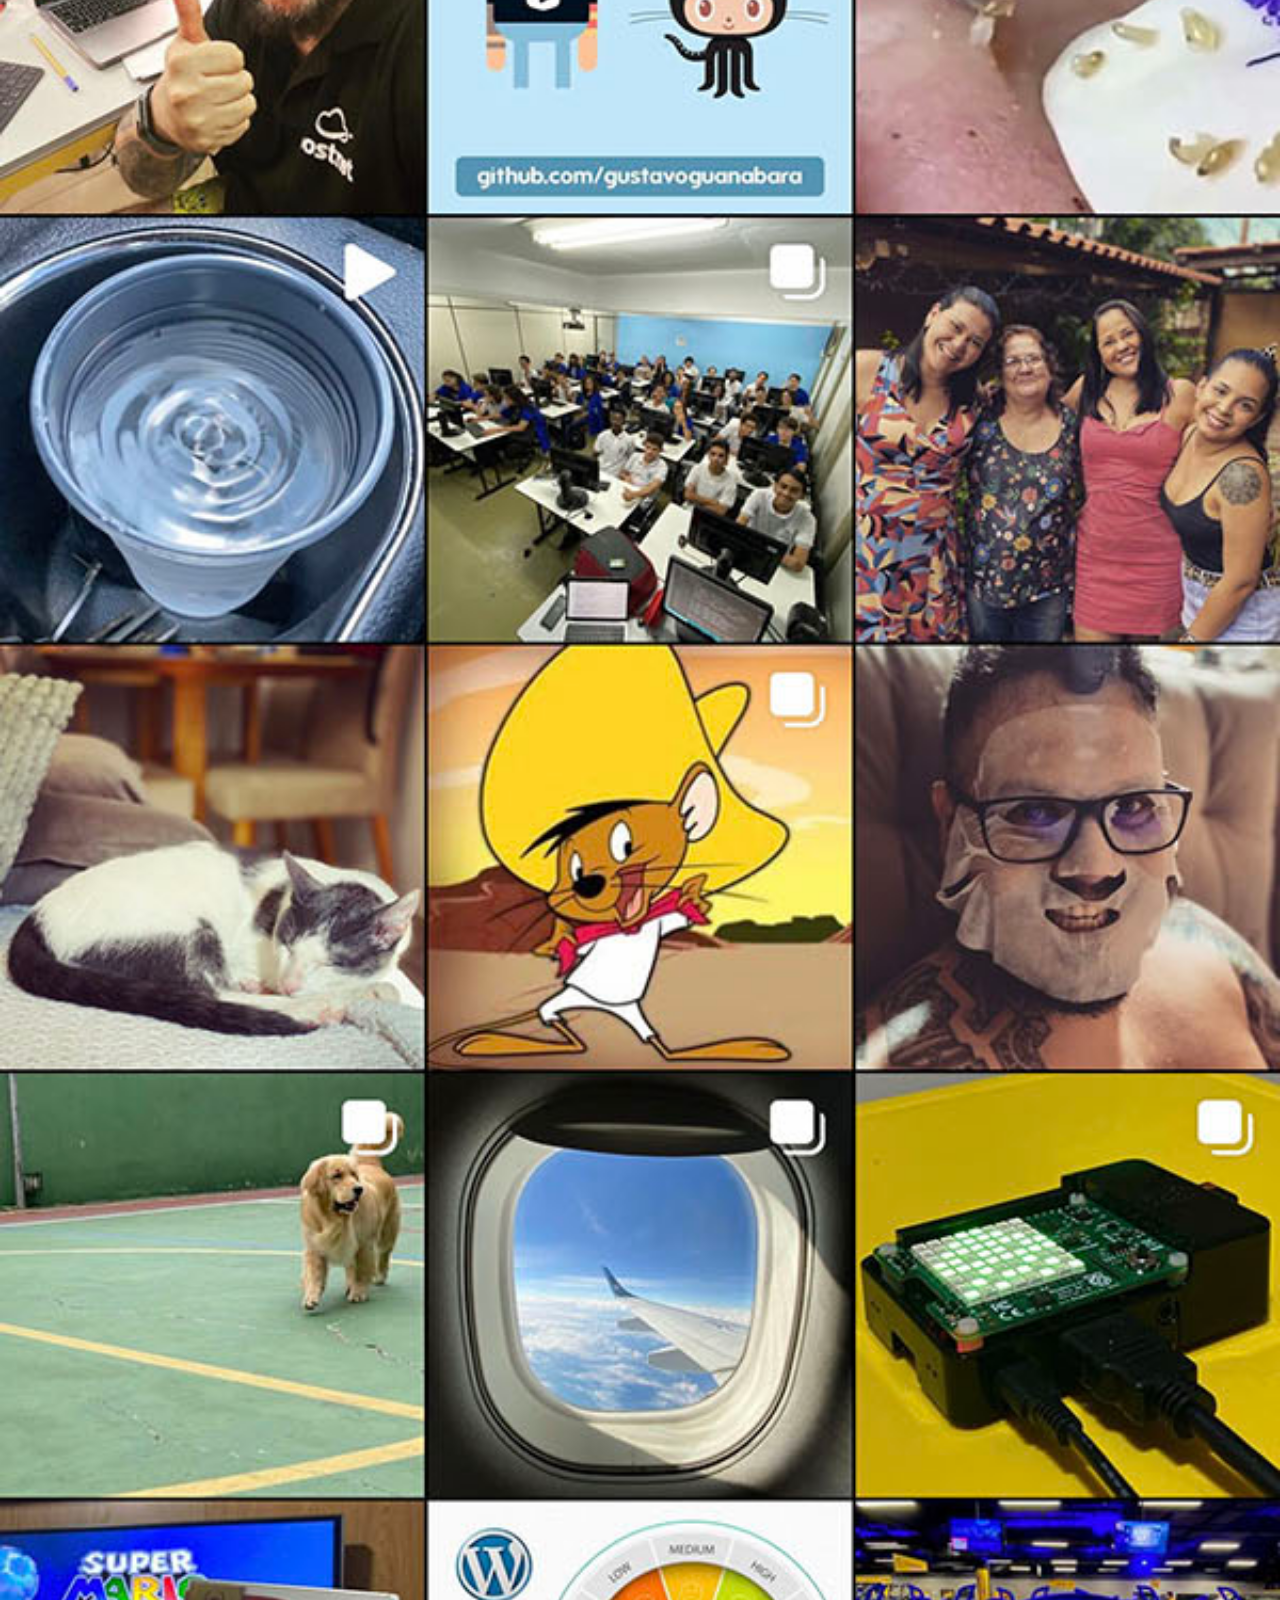
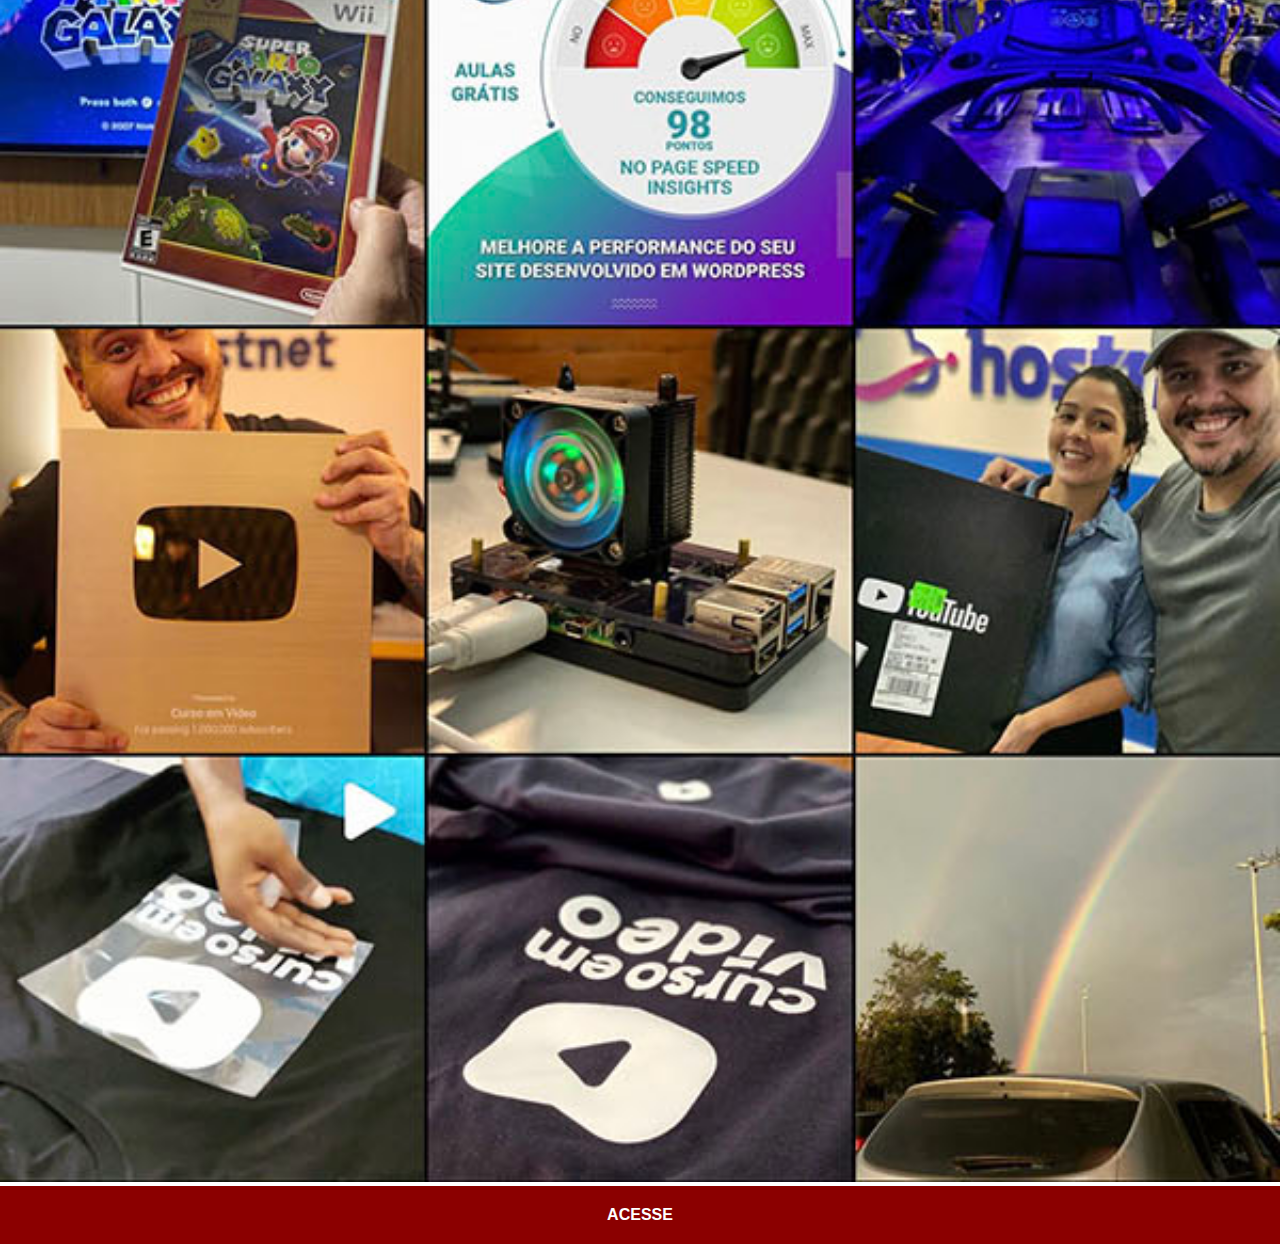
<file: instagram.html>
<!DOCTYPE html>
<html lang="pt-br">
<head>
    <meta charset="UTF-8">
    <meta name="viewport" content="width=device-width, initial-scale=1.0">
    <title>Github</title>
    <link rel="stylesheet" href="estilos/social.css">
</head>
<body>
    <img src="imagens/tela-instagram.jpg" alt="tela do github">
    <a href="https://instagram.com/kadunogueira_" target="_blank">ACESSE</a>
</body>
</html>
</file>
<file: estilos/style.css>
@charset "UTF-8";

* {
    margin: 0;
    padding: 0;
    font-family: Arial, Helvetica, sans-serif;
}

html, body {
    height: 100vh;
    width: 100vw;
    background-color: black;
}

body {
    background: url(../imagens/fundo-madeira.jpg) no-repeat top center;
    background-size: cover;
    background-attachment: fixed;
}

main {
    height: 100vh;
    position: relative;
}

section#telefone {
    position: absolute;
    top: 50%;
    left: 50%;
    transform: translate(-50%, -50%);

    height: 627px;
    width: 311px;
    background: url(../imagens/frame-iphone.png) no-repeat;
}

iframe#tela {
    position: relative;
    top: 80px;
    left: 22px;
    width: 267px;
    height: 471px;
}

section#redes-sociais {
    text-align: right;
}

section#redes-sociais img {
    width: 50px;
    margin: 10px;
    border-radius: 50%;
    box-shadow: 2px 2px 5px rgba(0, 0, 0, 0.423);
    box-sizing: border-box;
}

section#redes-sociais img:hover {
    border: 2px solid rgba(255, 255, 255, 0.577);
    transform: translate(-3px, -3px);
    box-shadow: 5px 5px 10px rgba(0, 0, 0, 0.548);
    transition: .2s, border 1s;
}
</file>
<file: estilos/social.css>
* {
    margin: 0;
    padding: 0;
    font-family: Arial, Helvetica, sans-serif;
}

::-webkit-scrollbar {
    width: 0px;
    height: 0px;
}

img {
    width: 100vw;
}

a {
    display: block;
    color: white;
    background-color: darkred;
    padding: 20px;
    text-align: center;
    font-weight: bolder;
    text-decoration: none;
}
</file>
